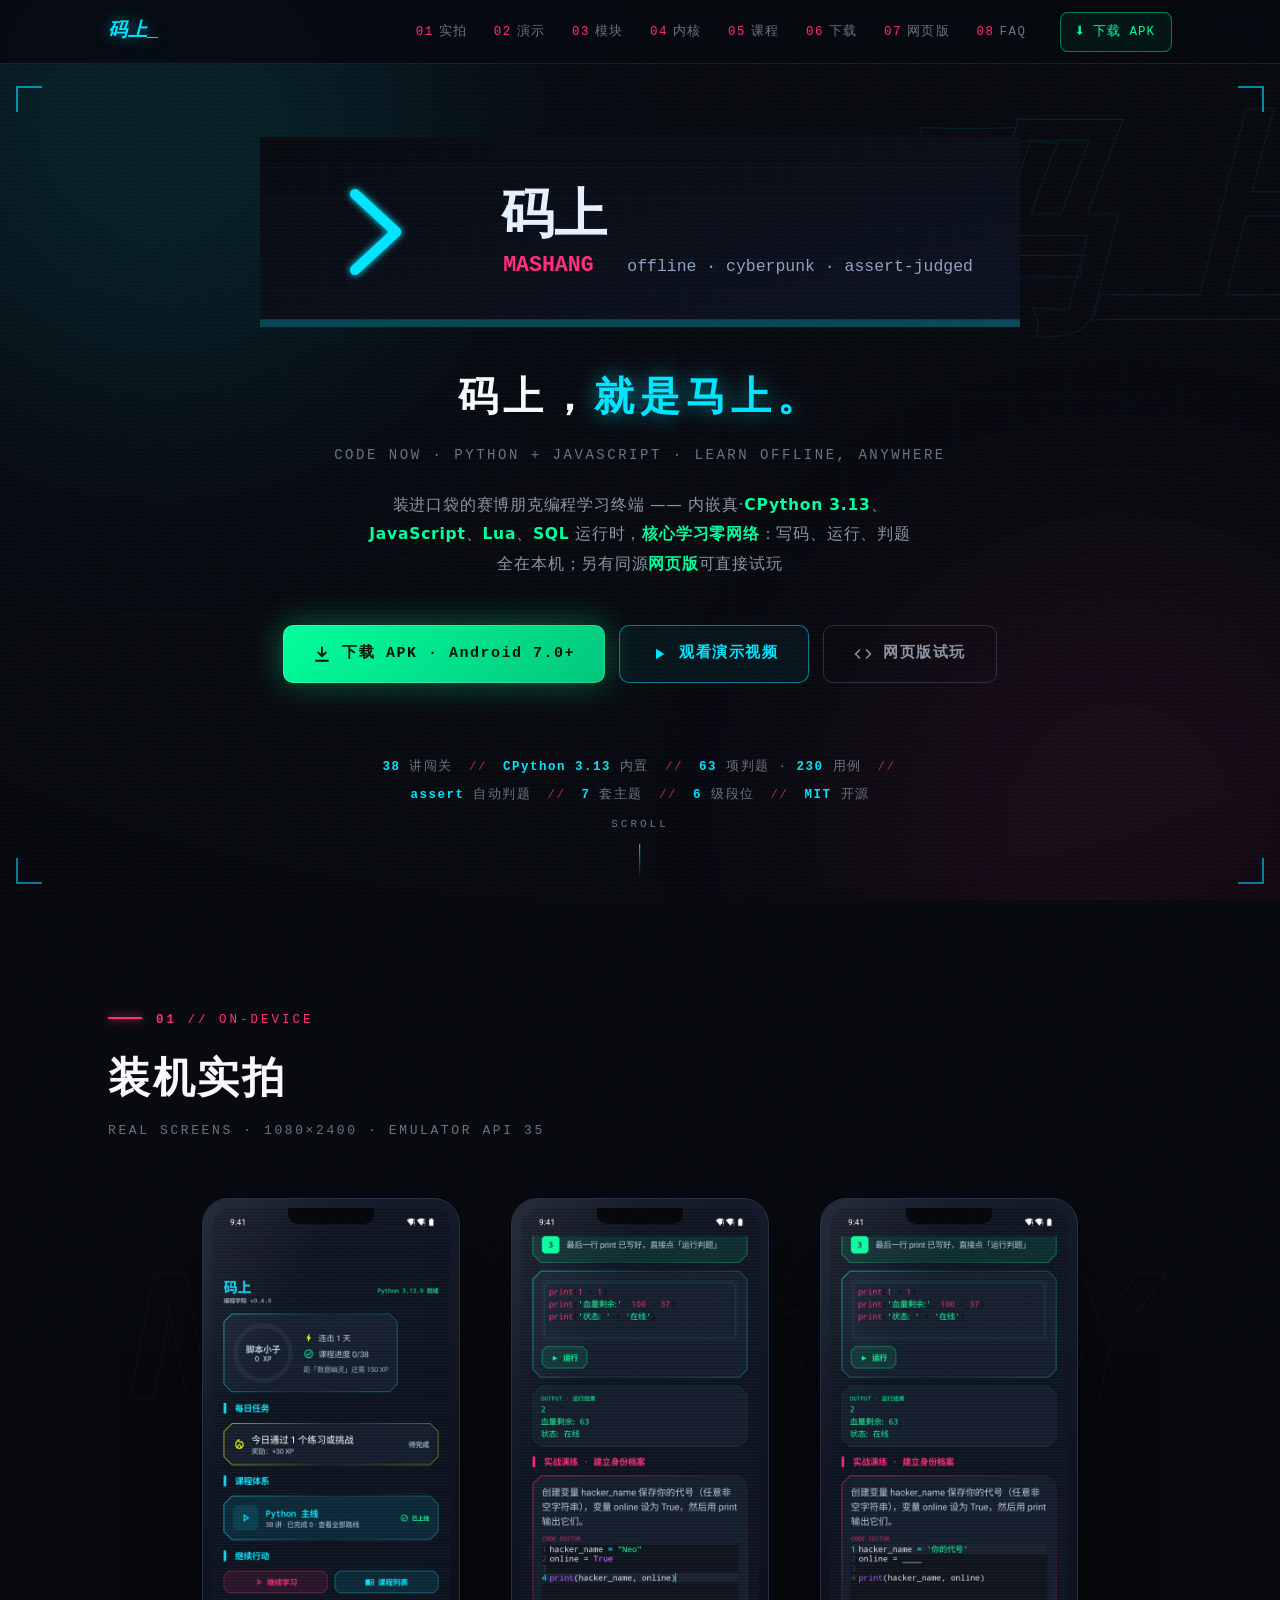
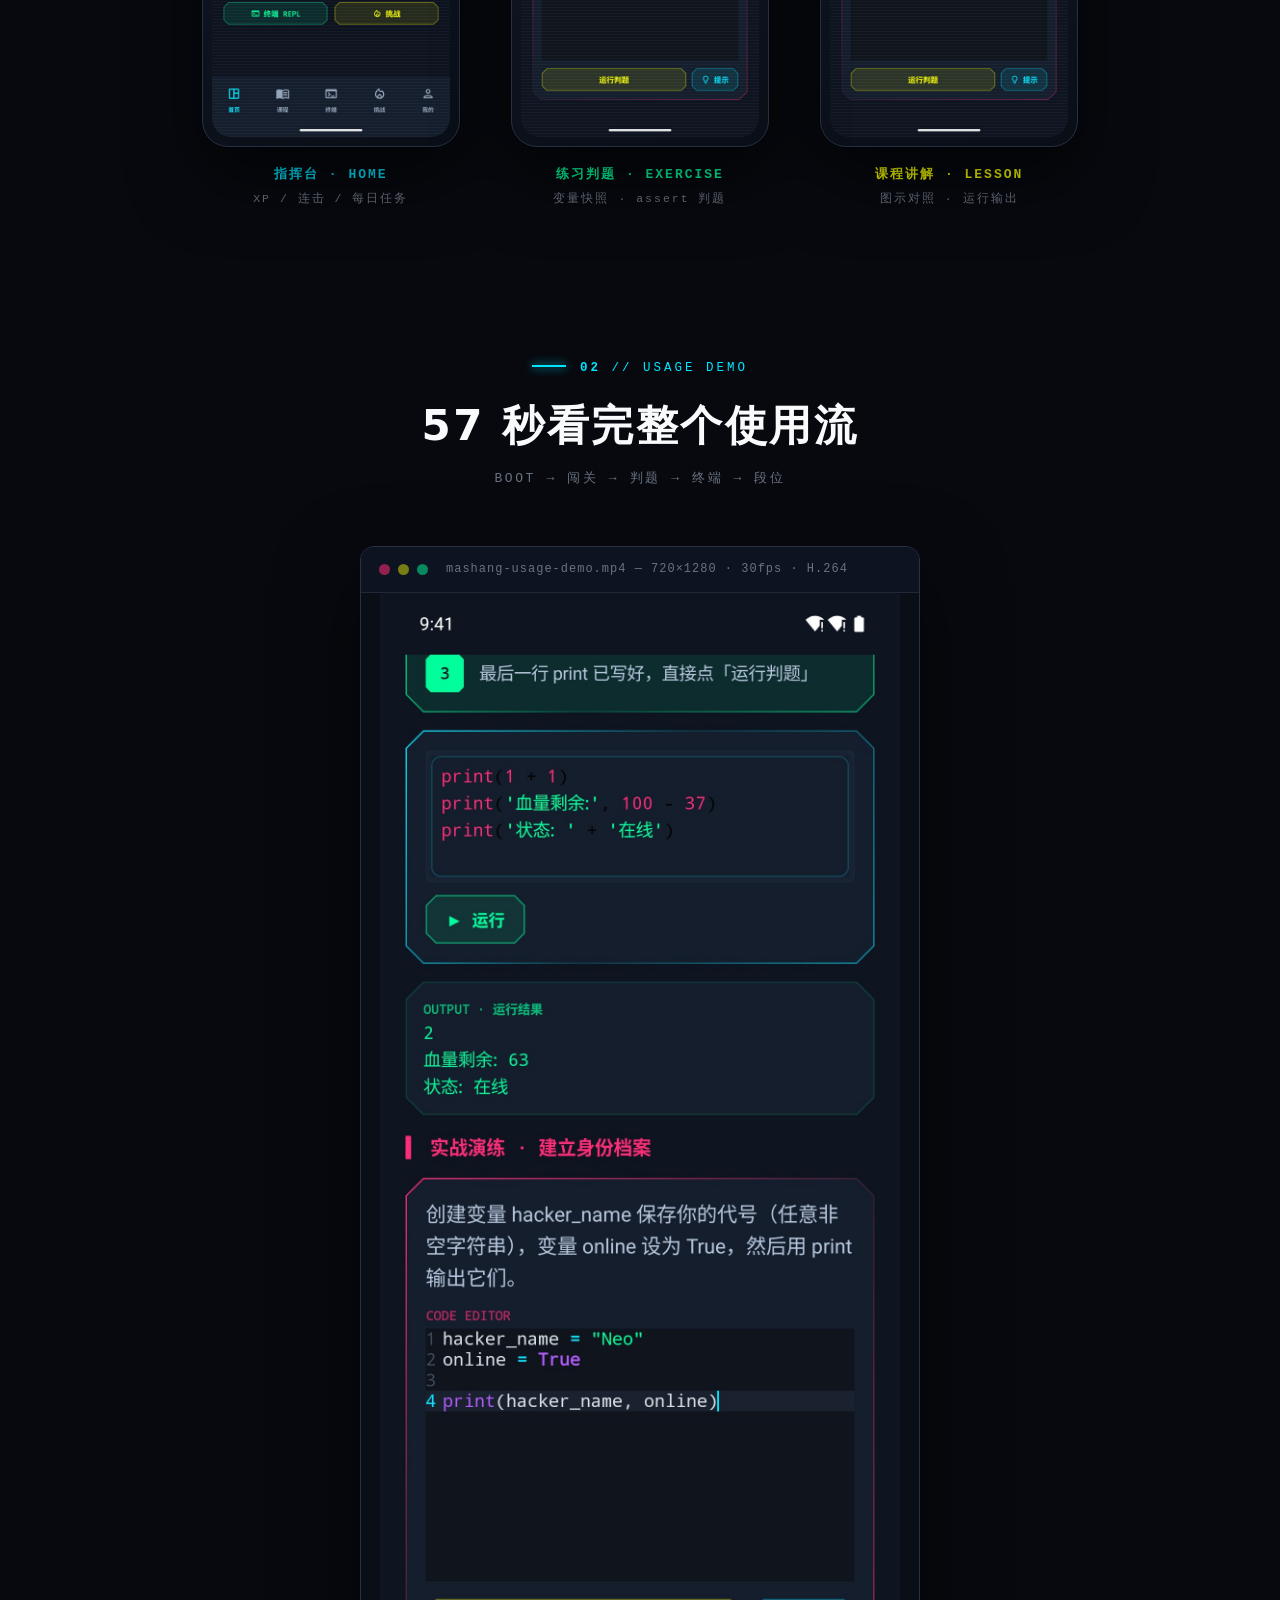
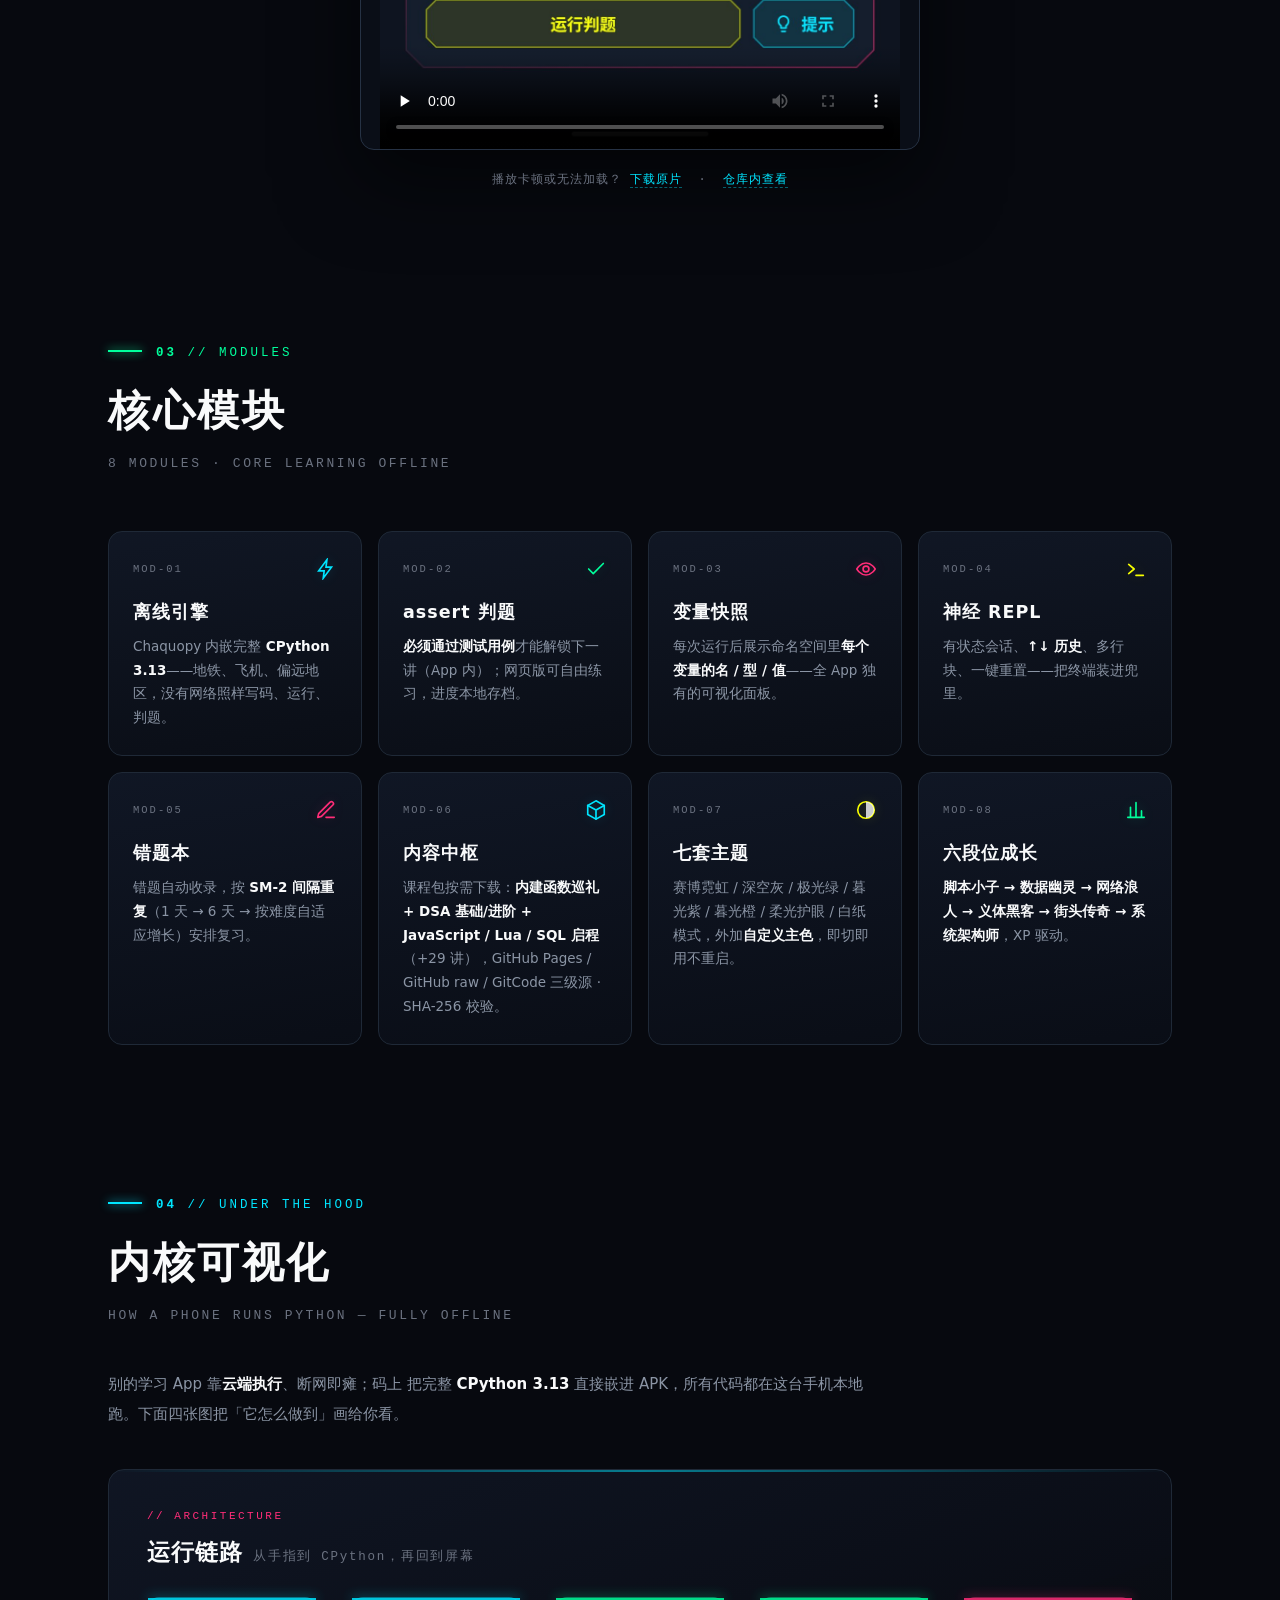
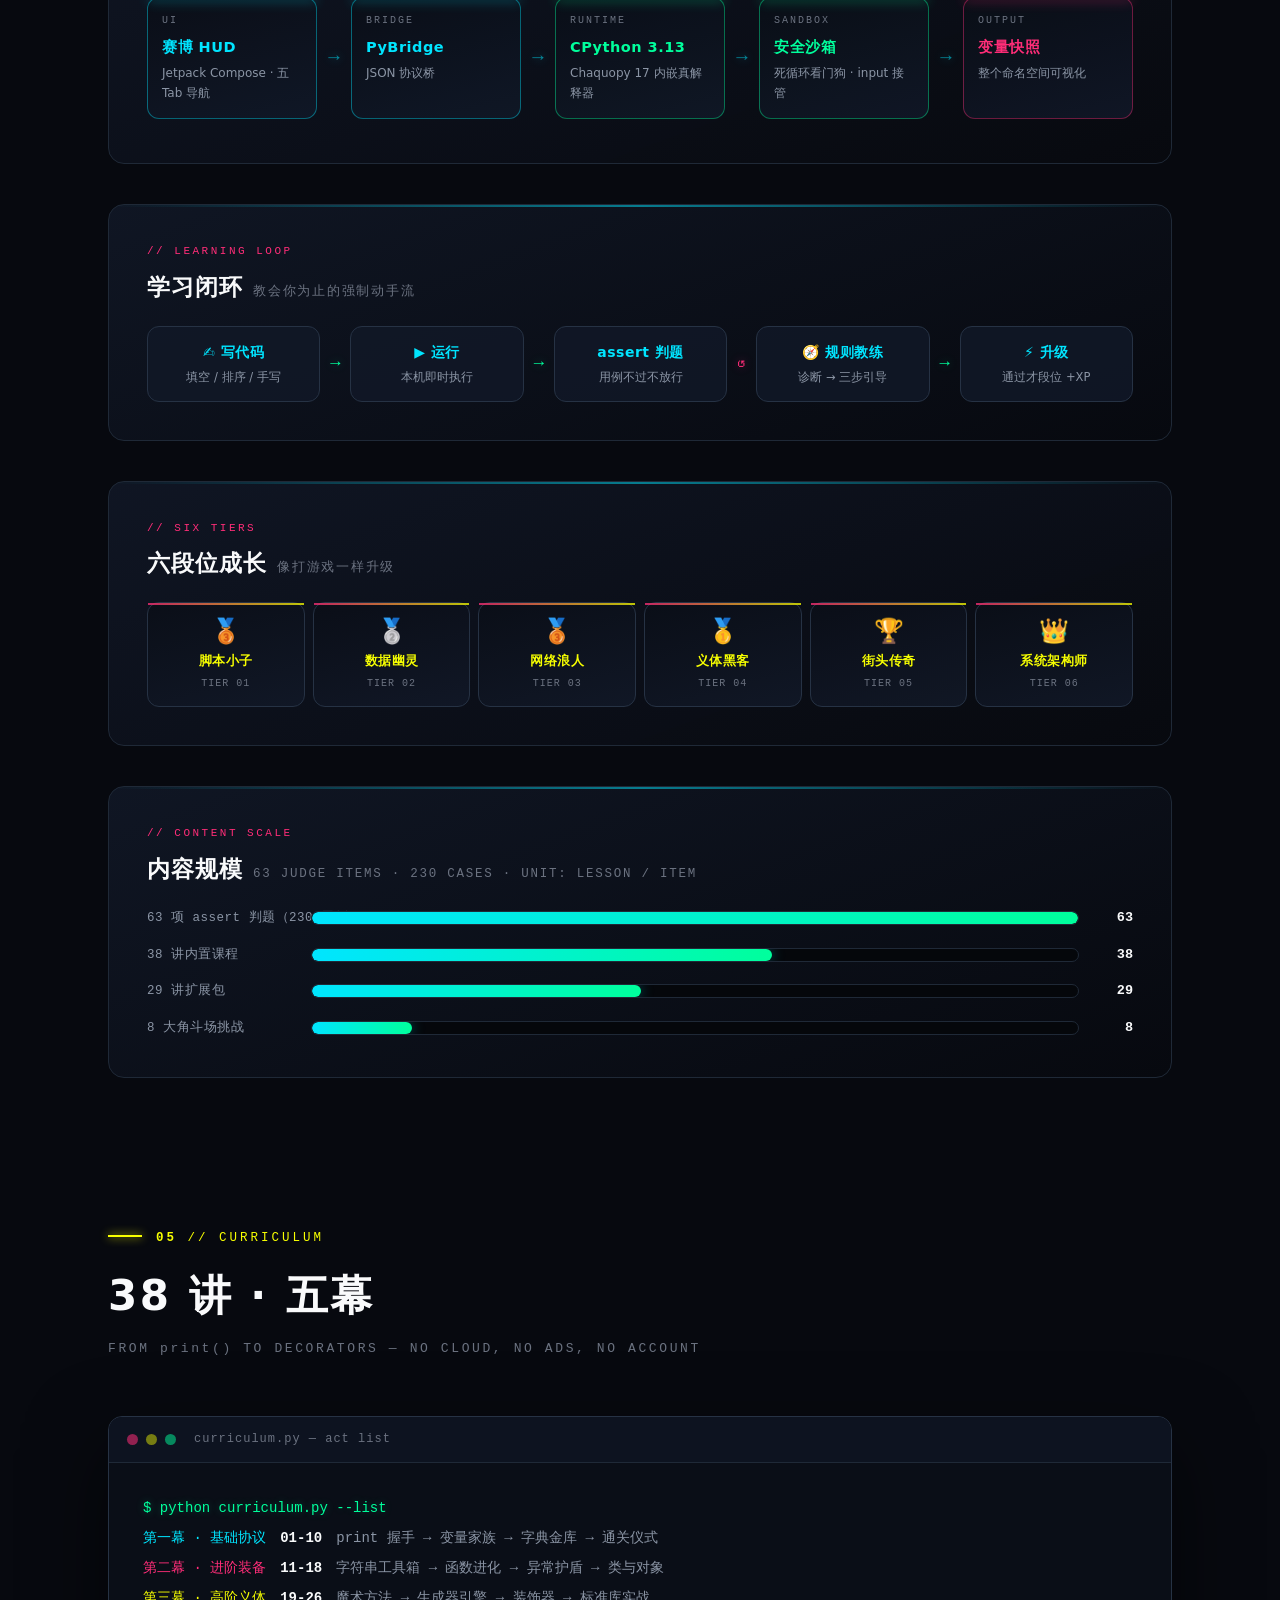
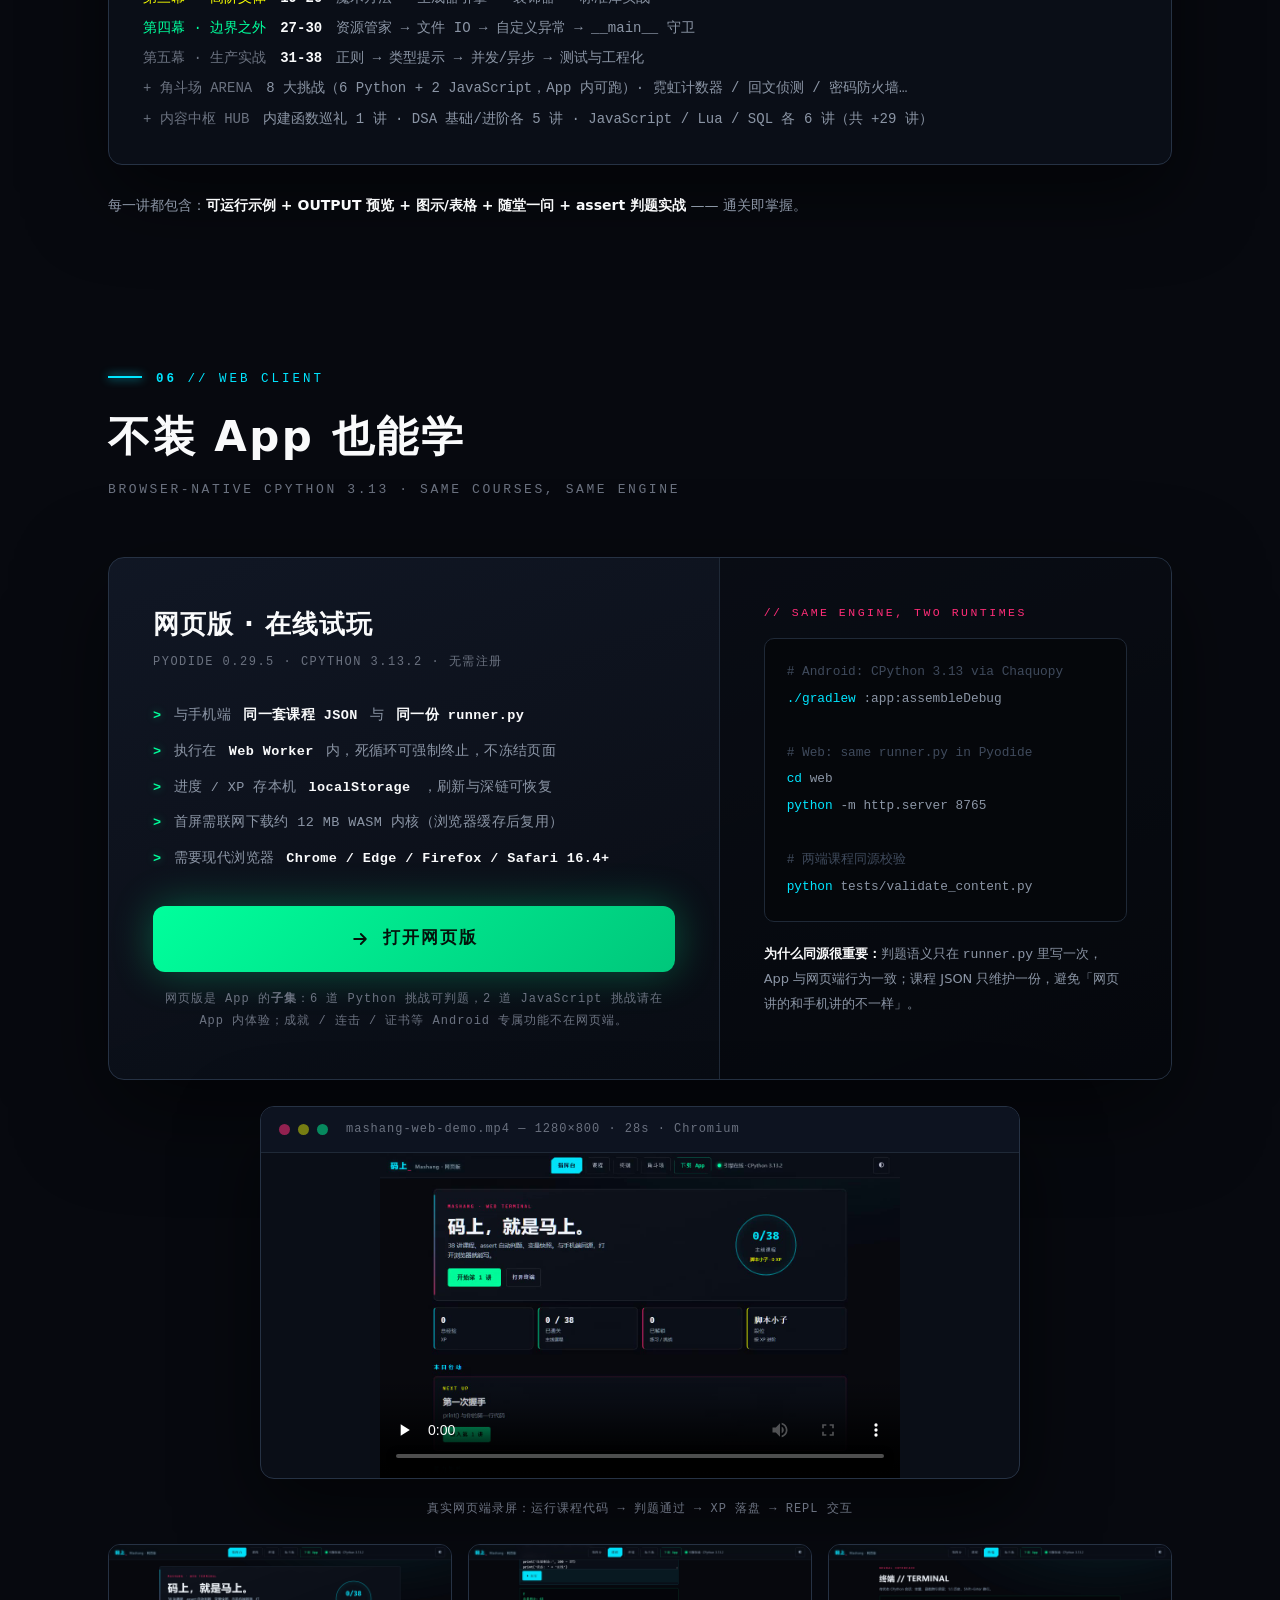
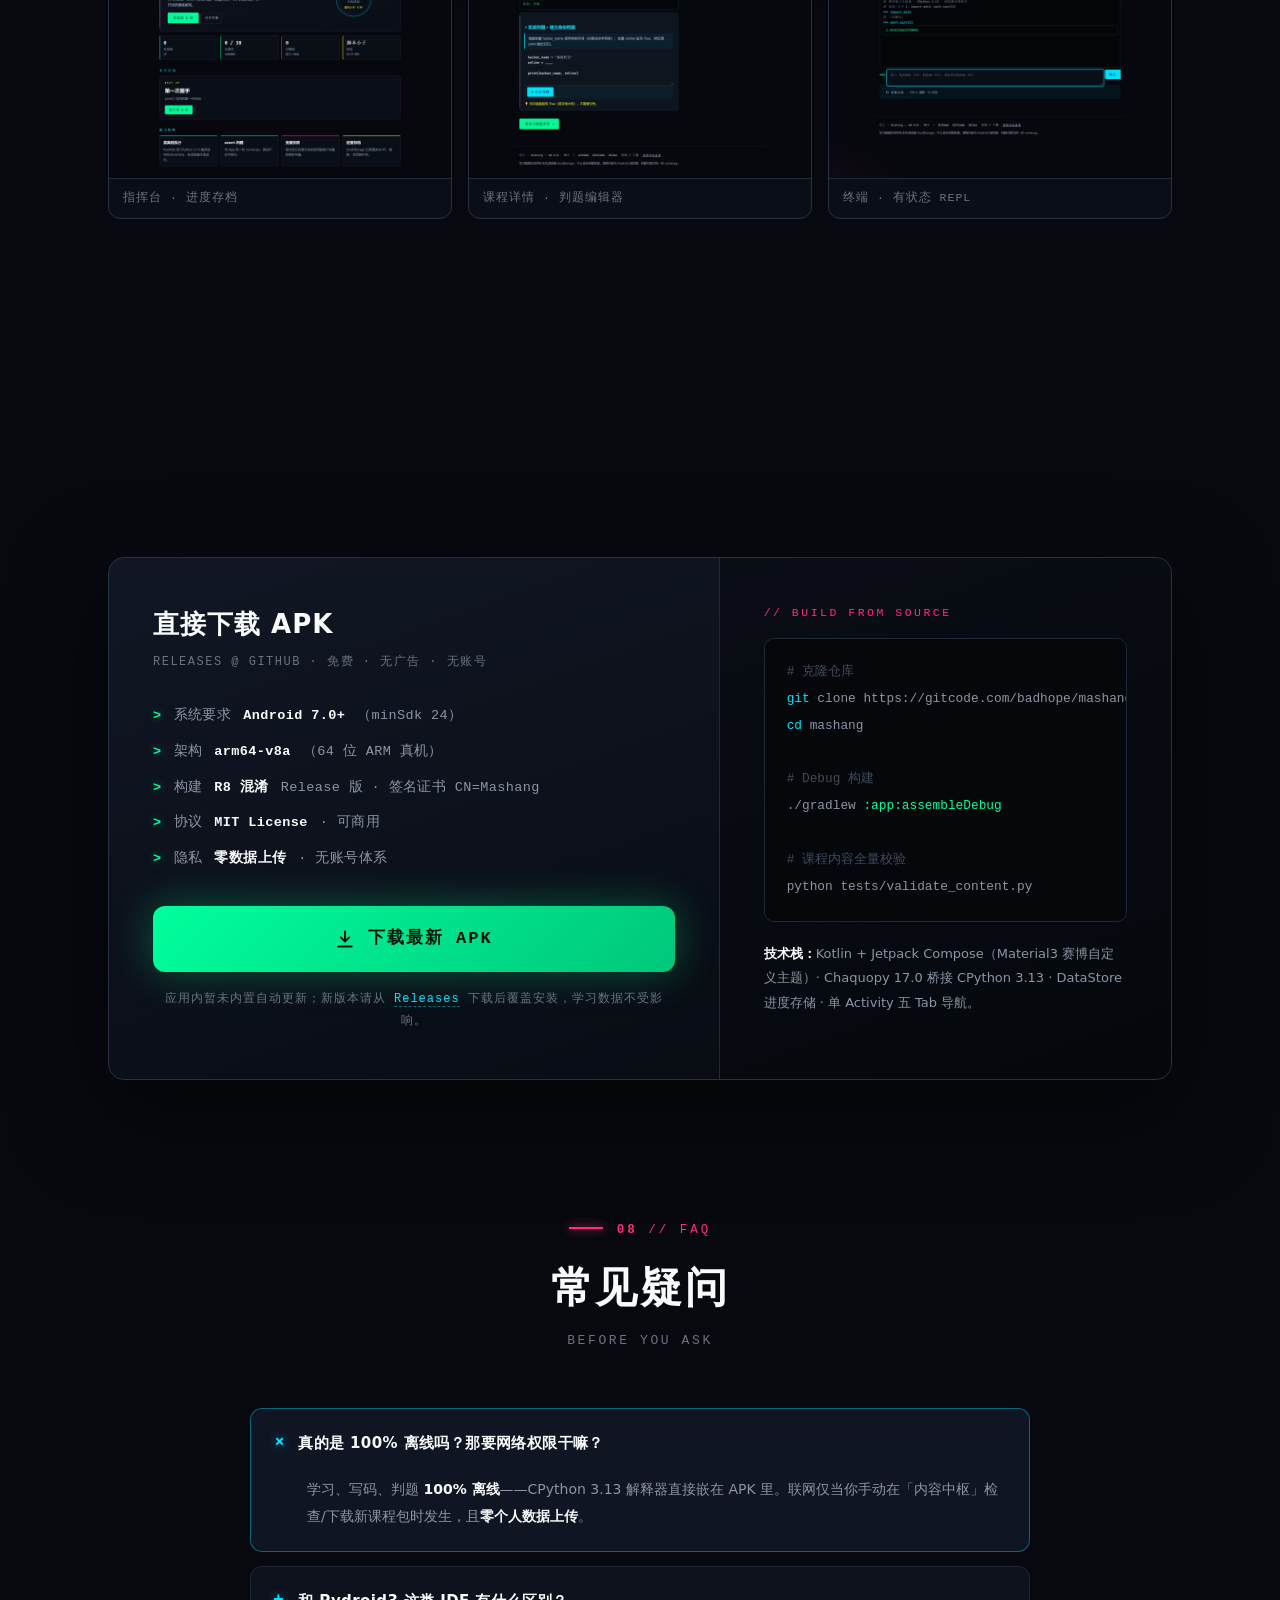
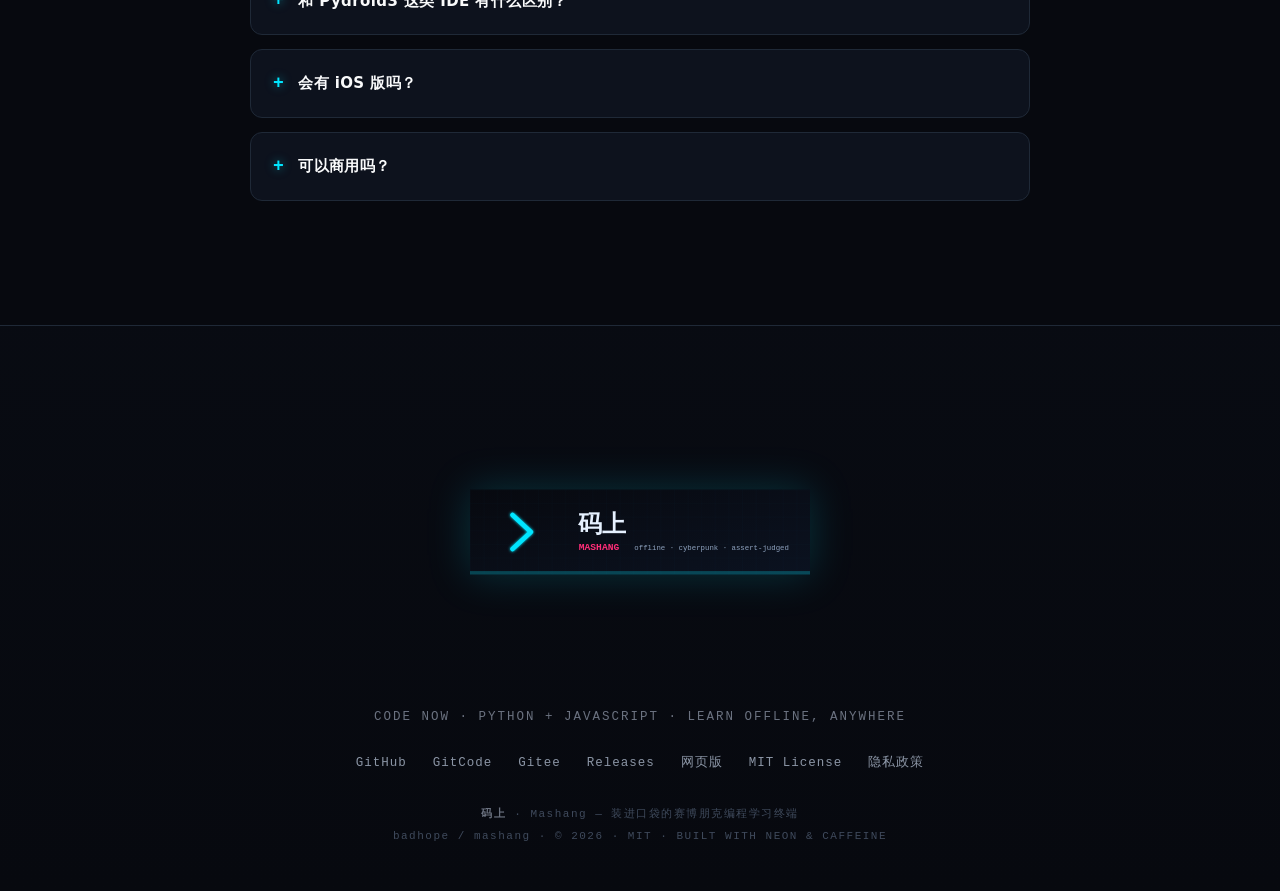
<file: docs/index.html>
<!DOCTYPE html>
<html lang="zh-CN">
<head>
<meta charset="UTF-8">
<meta name="viewport" content="width=device-width, initial-scale=1.0, viewport-fit=cover">
<title>码上 · Mashang — 装进口袋的赛博朋克编程学习终端</title>
<meta name="description" content="码上 · Mashang：内嵌真实语言运行时的离线编程学习终端。38 讲闯关、assert 自动判题、变量可视化、六段位成长。Android 7.0+ 免费下载，MIT 开源。">
<meta name="theme-color" content="#07090F">
<meta name="author" content="badhope">
<link rel="canonical" href="https://badhope.github.io/mashang/">
<meta property="og:type" content="website">
<meta property="og:site_name" content="码上 · Mashang">
<meta property="og:title" content="码上 · Mashang — 装进口袋的赛博朋克编程学习终端">
<meta property="og:description" content="内嵌 CPython 3.13、JavaScript、Lua、SQL 四个运行时的离线编程学习终端：38 讲闯关、assert 判题、变量快照、六段位成长。Android 7.0+，MIT 开源。">
<meta property="og:url" content="https://badhope.github.io/mashang/">
<meta property="og:image" content="https://badhope.github.io/mashang/assets/og.jpg">
<meta property="og:image:width" content="1200">
<meta property="og:image:height" content="630">
<meta name="twitter:card" content="summary_large_image">
<meta name="twitter:title" content="码上 · Mashang — 离线编程学习终端">
<meta name="twitter:description" content="CPython 3.13 装进口袋：38 讲课程 + assert 判题 + 变量快照，全离线。">
<meta name="twitter:image" content="https://badhope.github.io/mashang/assets/og.jpg">
<script type="application/ld+json">
{"@context":"https://schema.org","@type":"SoftwareApplication","name":"码上 Mashang","operatingSystem":"Android 7.0+","applicationCategory":"EducationalApplication","offers":{"@type":"Offer","price":"0","priceCurrency":"CNY"},"license":"https://opensource.org/licenses/MIT","downloadUrl":"https://github.com/badhope/mashang/releases/latest","codeRepository":"https://github.com/badhope/mashang","description":"内嵌 CPython 3.13、JavaScript、Lua、SQL 四个运行时的离线编程学习终端，38 讲课程、assert 自动判题、变量快照与六段位成长。"}
</script>
<link rel="icon" href="data:image/svg+xml,%3Csvg xmlns='http://www.w3.org/2000/svg' viewBox='0 0 32 32'%3E%3Crect width='32' height='32' rx='6' fill='%2307090F'/%3E%3Ctext x='16' y='21' font-family='monospace' font-size='13' font-weight='700' fill='%2300E5FF' text-anchor='middle'%3E%E7%A0%81%3C/text%3E%3Crect x='6' y='25' width='20' height='2.5' fill='%2300FF9C'/%3E%3C/svg%3E">
<style>
:root{
  --bg0:#07090F; --bg1:#0A0E17; --card:#111827; --line:#1F2937; --line2:#263244;
  --cyan:#00E5FF; --green:#00FF9C; --mag:#FF2D78; --yel:#F7FF00;
  --dim:#6B7280; --dim2:#8B95A5; --hi:#F9FAFB;
  --mono:'JetBrains Mono','SF Mono','Cascadia Code','Fira Code',Consolas,'Courier New',monospace;
  --sans:'PingFang SC','HarmonyOS Sans SC','MiSans','Microsoft YaHei','Noto Sans SC',system-ui,sans-serif;
  --ease:cubic-bezier(.22,.68,.26,1);
  --nav-h:64px;
}
*{margin:0;padding:0;box-sizing:border-box;-webkit-tap-highlight-color:transparent}
html{scroll-behavior:smooth;overflow-x:clip}
body{background:var(--bg0);color:var(--hi);font-family:var(--sans);overflow-x:clip;
  -webkit-font-smoothing:antialiased;line-height:1.6;width:100%}
img,video,svg{max-width:100%}
::selection{background:rgba(0,229,255,.28);color:#fff}
::-webkit-scrollbar{width:10px;height:8px}
::-webkit-scrollbar-track{background:var(--bg0)}
::-webkit-scrollbar-thumb{background:#1c2636;border-radius:5px;border:2px solid var(--bg0)}
::-webkit-scrollbar-thumb:hover{background:#2a3a52}
a{color:inherit;text-decoration:none}
button{font-family:inherit}
.wrap{width:100%;max-width:1120px;margin-inline:auto;padding-inline:clamp(18px,4.5vw,28px)}
.mono{font-family:var(--mono)}

/* ===== global fx ===== */
#scan{position:fixed;inset:0;pointer-events:none;z-index:98;
  background:repeating-linear-gradient(0deg,rgba(255,255,255,.018) 0 1px,transparent 1px 4px);}
#vig{position:fixed;inset:0;pointer-events:none;z-index:97;
  background:radial-gradient(130% 100% at 50% 40%,transparent 60%,rgba(0,0,0,.5) 100%);}
#noise{position:fixed;inset:-50%;width:200%;height:200%;pointer-events:none;z-index:96;opacity:.05;
  background-image:url("data:image/svg+xml,%3Csvg xmlns='http://www.w3.org/2000/svg' width='120' height='120'%3E%3Cfilter id='n'%3E%3CfeTurbulence type='fractalNoise' baseFrequency='0.9' numOctaves='2'/%3E%3C/filter%3E%3Crect width='120' height='120' filter='url(%23n)' opacity='.5'/%3E%3C/svg%3E");
  animation:grain 9s steps(6) infinite}
@keyframes grain{0%,100%{transform:translate(0,0)}20%{transform:translate(-3%,2%)}40%{transform:translate(2%,-3%)}60%{transform:translate(-2%,-2%)}80%{transform:translate(3%,3%)}}

/* scroll progress */
#prog{position:fixed;top:0;left:0;height:2px;width:100%;z-index:101;transform-origin:0 50%;
  transform:scaleX(0);background:linear-gradient(90deg,var(--cyan),var(--green),var(--yel));
  box-shadow:0 0 12px rgba(0,229,255,.6);pointer-events:none}

/* reveal */
.rv{opacity:0;transform:translateY(34px);transition:opacity .8s var(--ease),transform .8s var(--ease)}
.rv.in{opacity:1;transform:none}

/* back to top */
#totop{position:fixed;right:18px;bottom:22px;z-index:99;width:46px;height:46px;border-radius:12px;
  display:flex;align-items:center;justify-content:center;cursor:pointer;
  color:var(--cyan);border:1px solid rgba(0,229,255,.45);background:rgba(7,9,15,.85);
  backdrop-filter:blur(10px);-webkit-backdrop-filter:blur(10px);
  opacity:0;visibility:hidden;transform:translateY(14px);
  transition:opacity .35s,visibility .35s,transform .35s,box-shadow .25s}
#totop.show{opacity:1;visibility:visible;transform:none}
#totop:hover{box-shadow:0 0 24px rgba(0,229,255,.35)}
#totop:active{transform:scale(.92)}
#totop svg{width:20px;height:20px}

/* ===== nav ===== */
nav{position:fixed;top:0;left:0;right:0;z-index:100;height:var(--nav-h);
  background:rgba(7,9,15,.82);backdrop-filter:blur(14px);-webkit-backdrop-filter:blur(14px);
  border-bottom:1px solid rgba(31,41,55,.7);transition:background .3s,box-shadow .3s}
nav.scrolled{background:rgba(7,9,15,.94);box-shadow:0 8px 30px rgba(0,0,0,.45)}
nav .wrap{height:100%;display:flex;align-items:center;gap:34px}
.nav-logo{font-family:var(--mono);font-weight:800;font-size:19px;color:var(--cyan);
  text-shadow:0 0 14px rgba(0,229,255,.5);letter-spacing:1px;font-style:italic;flex:none}
.nav-logo b{color:var(--hi);font-style:normal}
.nav-links{display:flex;gap:26px;margin-left:auto}
.nav-links a{font-family:var(--mono);font-size:12.5px;color:var(--dim);letter-spacing:1.5px;transition:color .25s}
.nav-links a:hover{color:var(--cyan);text-shadow:0 0 10px rgba(0,229,255,.5)}
.nav-links a i{color:var(--mag);font-style:normal;margin-right:5px}
.nav-cta{font-family:var(--mono);font-size:12.5px;letter-spacing:1px;color:var(--green);
  border:1px solid rgba(0,255,156,.45);padding:9px 16px;border-radius:8px;background:rgba(0,255,156,.06);
  transition:all .25s;white-space:nowrap;flex:none}
.nav-cta:hover{background:rgba(0,255,156,.16);box-shadow:0 0 22px rgba(0,255,156,.25)}
.nav-cta:active{transform:scale(.96)}
.nav-toggle{display:none;width:42px;height:42px;margin-left:auto;align-items:center;justify-content:center;
  background:transparent;border:1px solid var(--line2);border-radius:8px;color:var(--cyan);
  font-size:18px;cursor:pointer;flex:none}
.skip{position:absolute;left:-9999px;top:0;z-index:200;background:var(--cyan);color:#04121a;
  padding:10px 16px;font-weight:700;border-radius:0 0 8px 0}
.skip:focus{left:0}
.glitch-wrap{display:block;text-align:center}
.glitch-wrap svg{display:block;width:min(760px,92vw);height:auto;margin:0 auto}
.sr-only{position:absolute;width:1px;height:1px;padding:0;margin:-1px;overflow:hidden;
  clip:rect(0,0,0,0);white-space:nowrap;border:0}
@media(max-width:860px){
  .nav-toggle{display:inline-flex}
  .nav-links{display:none;position:absolute;top:var(--nav-h);left:0;right:0;
    flex-direction:column;gap:0;margin:0;padding:8px 18px 14px;
    background:rgba(7,9,15,.97);border-bottom:1px solid var(--line2)}
  .nav-links.open{display:flex}
  .nav-links a{padding:12px 4px;border-bottom:1px solid rgba(38,50,68,.6);font-size:13px}
  .nav-links a:last-child{border-bottom:none}
  .nav-cta{margin-left:10px;padding:8px 14px;font-size:12px}
  nav .wrap{gap:10px}
  .bar-row{grid-template-columns:1fr auto;gap:6px 12px}
  .bar-row .bl{white-space:normal;grid-column:1/-1}
  .bar-track{grid-column:1/2}
  .bar-row .bv{grid-column:2/3;grid-row:2/3}
  .bar-row .bl{grid-row:1/2}
}

/* ===== hero ===== */
#hero{min-height:100vh;min-height:100svh;position:relative;display:flex;flex-direction:column;
  justify-content:center;padding:calc(var(--nav-h) + 54px) 0 76px;overflow:clip}
#hero .glow-a,#hero .glow-b{position:absolute;border-radius:50%;filter:blur(120px);pointer-events:none;will-change:transform}
#hero .glow-a{width:560px;height:560px;background:rgba(0,229,255,.10);top:-160px;left:-120px}
#hero .glow-b{width:520px;height:520px;background:rgba(255,45,120,.08);bottom:-180px;right:-100px}
.gridbg{position:absolute;inset:0;pointer-events:none;opacity:.5;
  background:linear-gradient(rgba(0,229,255,.045) 1px,transparent 1px),
             linear-gradient(90deg,rgba(0,229,255,.045) 1px,transparent 1px);
  background-size:56px 56px;
  -webkit-mask-image:radial-gradient(75% 62% at 50% 42%,#000 30%,transparent 100%);
          mask-image:radial-gradient(75% 62% at 50% 42%,#000 30%,transparent 100%)}
.wm{position:absolute;right:-40px;top:16%;font-family:var(--mono);font-weight:800;font-style:italic;
  font-size:clamp(120px,18vw,230px);line-height:.9;color:transparent;
  -webkit-text-stroke:1px rgba(0,229,255,.10);pointer-events:none;user-select:none;letter-spacing:-4px}
.corner{position:absolute;width:26px;height:26px;pointer-events:none;opacity:.6;z-index:2}
.corner.tl{top:calc(var(--nav-h) + 22px);left:16px;border-top:2px solid var(--cyan);border-left:2px solid var(--cyan)}
.corner.tr{top:calc(var(--nav-h) + 22px);right:16px;border-top:2px solid var(--cyan);border-right:2px solid var(--cyan)}
.corner.bl{bottom:16px;left:16px;border-bottom:2px solid var(--cyan);border-left:2px solid var(--cyan)}
.corner.br{bottom:16px;right:16px;border-bottom:2px solid var(--cyan);border-right:2px solid var(--cyan)}

#boot{position:absolute;top:calc(var(--nav-h) + 30px);left:clamp(40px,6vw,80px);
  font-family:var(--mono);font-size:12px;line-height:2;
  color:rgba(0,255,156,.85);text-shadow:0 0 8px rgba(0,255,156,.35);pointer-events:none}
#boot .c{color:var(--dim);text-shadow:none}
#boot .caret{display:inline-block;width:7px;height:13px;background:var(--green);vertical-align:-2px;
  animation:blink 1s steps(1) infinite;box-shadow:0 0 8px var(--green)}
@keyframes blink{50%{opacity:0}}
@media(max-width:1500px){#boot{display:none}}
@media(max-width:1020px){.wm{opacity:.45}}

.hero-inner{position:relative;text-align:center;z-index:2;width:100%}
.hero-logo{width:min(620px,88vw);margin:0 auto 8px;display:block;
  filter:drop-shadow(0 0 34px rgba(0,229,255,.28))}
.glitch-wrap{position:relative;display:inline-block;max-width:100%;animation:glitchshift 7s infinite}
@keyframes glitchshift{
  0%,91%,94.5%,100%{transform:none;filter:none}
  92%{transform:translate(-2px,1px) skewX(-1.2deg);filter:hue-rotate(18deg)}
  93%{transform:translate(2px,-1px)}
  93.6%{transform:translate(-1px,0) skewX(.8deg)}
}
.hero-tag{margin-top:30px;font-size:clamp(24px,5.4vw,40px);font-weight:900;letter-spacing:.14em}
.hero-tag em{font-style:normal;color:var(--cyan);text-shadow:0 0 22px rgba(0,229,255,.55)}
.hero-tag-en{margin-top:14px;font-family:var(--mono);font-size:clamp(10.5px,2.6vw,14px);
  color:var(--dim);letter-spacing:.18em;line-height:1.9;max-width:640px;margin-inline:auto}
.hero-sub{margin-top:22px;font-size:clamp(13.5px,3.2vw,15.5px);color:var(--dim2);letter-spacing:.05em;
  max-width:560px;margin-inline:auto;line-height:1.9;padding-inline:2px}
.hero-sub b{color:var(--green);font-weight:600}
.hero-cta{margin-top:clamp(30px,6vw,46px);display:flex;gap:14px;justify-content:center;
  align-items:stretch;flex-wrap:wrap;padding-inline:4px}
.btn{display:inline-flex;align-items:center;justify-content:center;gap:11px;font-family:var(--mono);
  font-weight:700;font-size:clamp(13.5px,3vw,15px);letter-spacing:.1em;padding:16px 30px;
  border-radius:10px;transition:transform .3s var(--ease),box-shadow .3s,background .25s,border-color .25s;
  position:relative;user-select:none;min-height:52px}
.btn svg{width:18px;height:18px;flex:none}
.btn:active{transform:scale(.97)!important}
.btn-primary{color:#04130b;background:linear-gradient(135deg,var(--green),#00c77b);
  box-shadow:0 0 34px rgba(0,255,156,.35),inset 0 0 0 1px rgba(255,255,255,.18)}
.btn-primary:hover{transform:translateY(-2px);box-shadow:0 6px 48px rgba(0,255,156,.5)}
.btn-ghost{color:var(--cyan);border:1px solid rgba(0,229,255,.5);background:rgba(0,229,255,.05)}
.btn-ghost:hover{background:rgba(0,229,255,.13);box-shadow:0 0 28px rgba(0,229,255,.28);transform:translateY(-2px)}
.btn-dim{color:var(--dim2);border:1px solid var(--line2);background:transparent}
.btn-dim:hover{color:var(--hi);border-color:var(--dim);transform:translateY(-2px)}
@media(max-width:560px){
  .hero-cta{flex-direction:column;align-items:center}
  .hero-cta .btn{width:min(100%,330px)}
}
.hero-stats{margin-top:clamp(44px,8vw,74px);display:flex;justify-content:center;flex-wrap:wrap;
  gap:8px 14px;max-width:640px;margin-inline:auto;
  font-family:var(--mono);font-size:clamp(10.5px,2.6vw,12.5px);color:var(--dim);letter-spacing:.12em}
.hero-stats span{white-space:nowrap}
.hero-stats span b{color:var(--cyan);font-weight:700}
.hero-stats .sep{color:rgba(255,45,120,.7);margin:0 2px}
.scroll-hint{position:absolute;bottom:22px;left:50%;transform:translateX(-50%);
  font-family:var(--mono);font-size:11px;color:var(--dim);letter-spacing:3px;text-align:center}
.scroll-hint::after{content:"";display:block;width:1px;height:34px;margin:10px auto 0;
  background:linear-gradient(var(--cyan),transparent);animation:drip 1.8s infinite}
@keyframes drip{0%{transform:scaleY(0);transform-origin:top}55%{transform:scaleY(1);transform-origin:top}56%{transform-origin:bottom}100%{transform:scaleY(0);transform-origin:bottom}}

/* ===== sections ===== */
section{padding:clamp(70px,11vw,110px) 0;scroll-margin-top:calc(var(--nav-h) + 28px)}
.sec-head{margin-bottom:clamp(36px,6vw,56px)}
.sec-id{font-family:var(--mono);font-size:12.5px;letter-spacing:3px;margin-bottom:14px}
.sec-id b{font-weight:700}
.sec-id .bar{display:inline-block;width:34px;height:2px;vertical-align:4px;margin-right:14px;
  background:currentColor;box-shadow:0 0 10px currentColor}
h2{font-size:clamp(26px,5.4vw,42px);font-weight:900;letter-spacing:.06em}
h2 small{display:block;font-family:var(--mono);font-size:clamp(10.5px,2.6vw,13px);font-weight:400;
  color:var(--dim);letter-spacing:.2em;margin-top:10px}
.sec-cyan{color:var(--cyan)} .sec-mag{color:var(--mag)} .sec-green{color:var(--green)} .sec-yel{color:var(--yel)}

/* ---- phones ---- */
#shots{position:relative;overflow:clip}
#shots .wm2{position:absolute;left:50%;top:44%;transform:translate(-50%,-50%);
  font-family:var(--mono);font-weight:800;font-style:italic;font-size:clamp(90px,15vw,190px);
  color:transparent;-webkit-text-stroke:1px rgba(255,45,120,.09);white-space:nowrap;pointer-events:none}
.phone-row{display:flex;justify-content:center;align-items:flex-end;gap:clamp(18px,4vw,56px);
  perspective:1400px}
.phone{width:min(258px,72vw);flex:none;position:relative;min-width:0;
  transition:transform .55s var(--ease)}
.phone .frame{border-radius:26px;padding:9px;background:linear-gradient(160deg,#141c2b,#0a0e17);
  border:1px solid var(--line2);position:relative;
  box-shadow:0 30px 70px rgba(0,0,0,.6),0 0 0 1px rgba(0,0,0,.5);transition:border-color .4s,box-shadow .4s}
.phone .frame::after{content:"";position:absolute;inset:0;border-radius:26px;pointer-events:none;
  background:linear-gradient(115deg,rgba(255,255,255,.07) 0%,transparent 28%)}
.phone .screen{border-radius:19px;overflow:hidden;position:relative;background:#07090F}
.phone .screen img{display:block;width:100%;height:auto}
.phone .screen::before{content:"";position:absolute;inset:0;z-index:2;pointer-events:none;
  background:repeating-linear-gradient(0deg,rgba(255,255,255,.03) 0 1px,transparent 1px 3px)}
.phone .notch{position:absolute;top:9px;left:50%;transform:translateX(-50%);width:86px;height:16px;
  background:#05070B;border-radius:0 0 10px 10px;z-index:3}
.phone-cap{margin-top:18px;text-align:center;font-family:var(--mono);font-size:11.5px;
  letter-spacing:2px;color:var(--dim)}
.phone-cap b{display:block;font-size:13px;margin-bottom:4px;letter-spacing:2px}
.p1{transform:rotateY(10deg) translateY(26px)}
.p2{transform:translateY(-14px);z-index:2}
.p3{transform:rotateY(-10deg) translateY(26px)}
@media(hover:hover) and (min-width:861px){
  .phone:hover{transform:translateY(-16px) rotateY(0)}
  .phone:hover .frame{border-color:rgba(0,229,255,.55);
    box-shadow:0 34px 80px rgba(0,0,0,.65),0 0 44px rgba(0,229,255,.18)}
}
/* mobile carousel */
@media(max-width:860px){
  .phone-row{flex-wrap:nowrap;overflow-x:auto;justify-content:flex-start;gap:18px;
    scroll-snap-type:x mandatory;-webkit-overflow-scrolling:touch;
    padding:6px 8px 10px;margin-inline:calc(-1 * clamp(18px,4.5vw,28px) + 8px);
    scrollbar-width:none}
  .phone-row::-webkit-scrollbar{display:none}
  .phone{width:min(76vw,290px);scroll-snap-align:center;transform:none!important}
  .phone-cap{white-space:nowrap}
  .carousel-hint{display:flex!important}
}
.carousel-hint{display:none;justify-content:center;align-items:center;gap:12px;margin-top:20px;
  font-family:var(--mono);font-size:11px;color:var(--dim);letter-spacing:2.5px}
.carousel-hint .line{width:44px;height:1px;background:linear-gradient(90deg,transparent,rgba(0,229,255,.55),transparent)}

/* ---- video ---- */
.term{border:1px solid var(--line2);border-radius:14px;overflow:hidden;background:var(--bg1);
  box-shadow:0 30px 80px rgba(0,0,0,.55);min-width:0}
.term-bar{display:flex;align-items:center;gap:8px;padding:13px 18px;background:#0d1320;
  border-bottom:1px solid var(--line);min-width:0}
.term-bar i{width:11px;height:11px;border-radius:50%;background:#1f2937;flex:none}
.term-bar i:nth-child(1){background:rgba(255,45,120,.55)}
.term-bar i:nth-child(2){background:rgba(247,255,0,.45)}
.term-bar i:nth-child(3){background:rgba(0,255,156,.5)}
.term-bar .tt{margin-left:10px;font-family:var(--mono);font-size:12px;color:var(--dim);
  letter-spacing:1px;min-width:0;flex:1;white-space:nowrap;overflow:hidden;text-overflow:ellipsis}
.term video{display:block;width:100%;max-width:520px;margin:0 auto;background:#000}
.demo-wrap{max-width:560px;margin:0 auto}
.demo-note{margin-top:18px;text-align:center;font-family:var(--mono);font-size:12px;
  color:var(--dim);letter-spacing:1px;line-height:2.1;padding-inline:8px}
.demo-note a{color:var(--cyan);border-bottom:1px dashed rgba(0,229,255,.4)}
.demo-note a:hover{text-shadow:0 0 10px rgba(0,229,255,.5)}
@media(max-width:560px){.demo-note{display:flex;flex-direction:column;gap:4px;align-items:center}}

/* ---- modules ---- */
.mods{display:grid;grid-template-columns:repeat(auto-fit,minmax(min(100%,248px),1fr));gap:16px}
.mod{border:1px solid var(--line);border-radius:14px;padding:26px 24px;background:
  linear-gradient(170deg,rgba(17,24,39,.9),rgba(10,14,23,.9));position:relative;overflow:hidden;
  min-width:0;transition:transform .4s var(--ease),border-color .4s,box-shadow .4s}
.mod::before{content:"";position:absolute;top:0;left:0;right:0;height:2px;background:var(--ac,var(--cyan));
  opacity:0;transition:opacity .4s;box-shadow:0 0 14px var(--ac,var(--cyan))}
@media(hover:hover){
  .mod:hover{transform:translateY(-5px);border-color:var(--ac-soft2,var(--line));
    box-shadow:0 18px 44px rgba(0,0,0,.5),0 0 30px var(--ac-soft,transparent)}
  .mod:hover::before{opacity:1}
}
.mod .top{display:flex;align-items:center;justify-content:space-between;margin-bottom:18px}
.mod .top svg{width:22px;height:22px;stroke:var(--ac,var(--cyan));flex:none;
  filter:drop-shadow(0 0 6px var(--ac-soft,rgba(0,229,255,.5)))}
.mod .id{font-family:var(--mono);font-size:10.5px;color:var(--dim);letter-spacing:2px}
.mod h3{font-size:17.5px;font-weight:800;letter-spacing:1px;margin-bottom:9px}
.mod p{font-size:13.5px;color:var(--dim2);line-height:1.75;overflow-wrap:anywhere}
.mod p b{color:var(--hi);font-weight:600}

/* ---- curriculum ---- */
.curr-term{font-family:var(--mono);font-size:clamp(12px,3vw,14px);line-height:2.15;
  padding:clamp(20px,4.5vw,30px) clamp(18px,4vw,34px);color:var(--dim2);min-width:0}
.curr-term .cmd{color:var(--green);text-shadow:0 0 8px rgba(0,255,156,.3)}
.act{display:flex;flex-wrap:wrap;align-items:baseline;column-gap:14px;row-gap:0}
.act .rng{color:var(--hi);font-weight:600}
.act .desc{color:var(--dim2)}
.a1{color:var(--cyan)} .a2{color:var(--mag)} .a3{color:var(--yel)}
.fin{color:var(--green)} .plus{color:var(--dim)}
.curr-term b{color:var(--hi);font-weight:600}
.curr-term .tag{white-space:nowrap}
.curr-chips{display:flex;flex-wrap:wrap;gap:12px;margin-top:26px}
.chip{font-family:var(--mono);font-size:12px;letter-spacing:1.5px;padding:9px 16px;border-radius:8px;
  border:1px solid var(--line2);color:var(--dim2)}
.chip b{margin-right:8px}
.curr-foot{margin-top:26px;font-size:14px;color:var(--dim2);line-height:2}
.curr-foot b{color:var(--hi)}

.web-demo{max-width:760px;margin:26px auto 0}
.web-demo video{display:block;width:100%;height:auto}
.web-shots{display:grid;grid-template-columns:repeat(auto-fit,minmax(min(100%,300px),1fr));gap:16px;margin-top:22px}
.web-shots figure{margin:0;border:1px solid var(--line2);border-radius:12px;overflow:hidden;background:var(--bg1)}
.web-shots img{display:block;width:100%;height:auto}
.web-shots figcaption{padding:10px 14px;font-family:var(--mono);font-size:11.5px;color:var(--dim);
  letter-spacing:1px;border-top:1px solid var(--line)}
@media(max-width:760px){.web-shots{grid-template-columns:1fr}}
/* ---- download ---- */
.dl-card{display:grid;grid-template-columns:minmax(0,1.15fr) minmax(0,.85fr);gap:0;
  border:1px solid var(--line2);border-radius:16px;overflow:hidden;
  background:linear-gradient(160deg,rgba(17,24,39,.9),rgba(7,9,15,.95));
  box-shadow:0 30px 90px rgba(0,0,0,.5)}
@media(max-width:900px){.dl-card{grid-template-columns:minmax(0,1fr)}}
.dl-left{padding:clamp(28px,5vw,46px) clamp(22px,4.5vw,44px);border-right:1px solid var(--line);min-width:0}
@media(max-width:900px){.dl-left{border-right:none;border-bottom:1px solid var(--line)}}
.dl-left h3{font-size:clamp(21px,4.4vw,26px);font-weight:900;letter-spacing:1px;margin-bottom:8px}
.dl-left .sub{font-family:var(--mono);font-size:12px;color:var(--dim);letter-spacing:1.5px;margin-bottom:26px}
.spec{list-style:none;margin-bottom:30px}
.spec li{display:flex;gap:12px;align-items:baseline;font-size:13.5px;color:var(--dim2);
  padding:7px 0;font-family:var(--mono);letter-spacing:.4px;flex-wrap:wrap}
.spec li::before{content:">";color:var(--green);font-weight:700;flex:none;
  text-shadow:0 0 8px rgba(0,255,156,.4)}
.spec li b{color:var(--hi);font-weight:600}
.dl-btn-big{display:flex;align-items:center;justify-content:center;gap:13px;width:100%;
  font-family:var(--mono);font-weight:800;font-size:clamp(14.5px,3.4vw,17px);letter-spacing:2px;
  color:#04130b;padding:19px 12px;border-radius:12px;text-align:center;
  background:linear-gradient(135deg,var(--green),#00c77b);
  box-shadow:0 0 40px rgba(0,255,156,.3);transition:transform .3s var(--ease),box-shadow .3s}
.dl-btn-big:hover{transform:translateY(-3px);box-shadow:0 10px 54px rgba(0,255,156,.45)}
.dl-btn-big:active{transform:scale(.97)}
.dl-btn-big svg{width:20px;height:20px;flex:none}
.dl-alt{margin-top:16px;text-align:center;font-family:var(--mono);font-size:12px;
  color:var(--dim);letter-spacing:1px;line-height:1.9}
.dl-alt a{color:var(--cyan);border-bottom:1px dashed rgba(0,229,255,.4)}
.dl-right{padding:clamp(28px,5vw,46px) clamp(22px,4.5vw,44px);background:rgba(5,7,11,.5);min-width:0}
.dl-right .lbl{font-family:var(--mono);font-size:11.5px;color:var(--mag);letter-spacing:2.5px;margin-bottom:16px}
.codeblk{font-family:var(--mono);font-size:clamp(11.5px,2.9vw,12.8px);line-height:2.1;
  color:var(--dim2);background:#05070B;border:1px solid var(--line);border-radius:10px;
  padding:20px 22px;overflow-x:auto;white-space:pre;scrollbar-width:thin}
.codeblk .c1{color:var(--cyan)} .codeblk .c2{color:var(--green)} .codeblk .cm{color:#3f4a5c}
.dl-right .note{margin-top:20px;font-size:13px;color:var(--dim2);line-height:1.9}
.dl-right .note b{color:var(--hi)}

/* ---- faq ---- */
.faq{max-width:780px;margin:0 auto}
.faq details{border:1px solid var(--line);border-radius:12px;margin-bottom:14px;
  background:rgba(17,24,39,.6);transition:border-color .3s,background .3s;overflow:hidden}
.faq details[open]{border-color:rgba(0,229,255,.4);background:rgba(17,24,39,.85)}
.faq summary{cursor:pointer;list-style:none;padding:19px 22px;font-weight:700;font-size:15px;
  display:flex;align-items:center;gap:14px;letter-spacing:.4px;min-height:52px;user-select:none}
.faq summary::-webkit-details-marker{display:none}
.faq summary::before{content:"+";font-family:var(--mono);color:var(--cyan);font-size:18px;flex:none;
  text-shadow:0 0 10px rgba(0,229,255,.5);transition:transform .3s var(--ease)}
.faq details[open] summary::before{transform:rotate(45deg)}
.faq .ans{padding:0 22px 22px 56px;font-size:14px;color:var(--dim2);line-height:1.9;
  animation:ansIn .45s var(--ease)}
@keyframes ansIn{from{opacity:0;transform:translateY(-8px)}to{opacity:1;transform:none}}
.faq .ans b{color:var(--hi)}

/* ---- footer ---- */
footer{border-top:1px solid var(--line);padding:56px 0 44px;
  background:linear-gradient(rgba(10,14,23,.4),transparent)}
.foot-logo{width:min(340px,80vw);margin-inline:auto;opacity:.92;
  filter:drop-shadow(0 0 20px rgba(0,229,255,.18))}
footer .tag{margin-top:18px;font-family:var(--mono);font-size:clamp(10px,2.6vw,12.5px);
  color:var(--dim);letter-spacing:2px;padding-inline:12px}
.foot-links{display:flex;gap:14px 26px;justify-content:center;margin-top:26px;flex-wrap:wrap;padding-inline:12px}
.foot-links a{font-family:var(--mono);font-size:12.5px;color:var(--dim2);letter-spacing:1px;transition:color .25s}
.foot-links a:hover{color:var(--cyan)}
footer .fine{margin-top:30px;font-family:var(--mono);font-size:11px;color:#3f4a5c;
  letter-spacing:1.5px;line-height:2;padding-inline:12px;overflow-wrap:anywhere}
footer .fine b{color:var(--dim)}
.foot-center{text-align:center}

/* ---- system viz ---- */
.sys-sub{max-width:780px;color:var(--dim2);font-size:clamp(13.5px,3.2vw,15px);line-height:2;margin-top:-14px}
.sys-sub b{color:var(--hi)}
.viz{margin-top:clamp(26px,5vw,40px);border:1px solid var(--line);border-radius:16px;
  background:linear-gradient(160deg,rgba(17,24,39,.85),rgba(7,9,15,.92));
  padding:clamp(22px,4.5vw,38px);position:relative;overflow:hidden;min-width:0}
.viz::after{content:"";position:absolute;top:0;left:0;right:0;height:2px;
  background:linear-gradient(90deg,transparent,rgba(0,229,255,.5),transparent)}
.viz .vtag{font-family:var(--mono);font-size:11px;letter-spacing:2.5px;color:var(--mag);margin-bottom:8px}
.viz h3{font-size:clamp(18px,3.8vw,23px);font-weight:900;letter-spacing:1px;margin-bottom:20px}
.viz h3 small{font-family:var(--mono);font-weight:400;color:var(--dim);
  font-size:clamp(10.5px,2.6vw,12.5px);letter-spacing:.14em;margin-left:10px;display:inline-block}
.flow{display:flex;flex-wrap:wrap;align-items:stretch}
.node{flex:1 1 150px;min-width:0;border:1px solid var(--line2);border-radius:12px;
  padding:15px 14px;background:linear-gradient(165deg,rgba(10,14,23,.92),rgba(17,24,39,.92));
  position:relative;margin:6px 0}
.node::before{content:"";position:absolute;top:0;left:0;right:0;height:2px;background:var(--nc,var(--cyan));
  opacity:.85;box-shadow:0 0 12px var(--nc,var(--cyan))}
.node .ni{font-family:var(--mono);font-size:10px;color:var(--dim);letter-spacing:2px;margin-bottom:7px}
.node .nt{font-size:14.5px;font-weight:800;letter-spacing:.5px;margin-bottom:5px;color:var(--nc,var(--cyan))}
.node .nd{font-size:12px;color:var(--dim2);line-height:1.65}
.node.cyan{--nc:var(--cyan);border-color:rgba(0,229,255,.4)}
.node.green{--nc:var(--green);border-color:rgba(0,255,156,.4)}
.node.mag{--nc:var(--mag);border-color:rgba(255,45,120,.4)}
.arrow{display:flex;align-items:center;justify-content:center;color:rgba(0,229,255,.55);
  font-family:var(--mono);font-size:19px;flex:0 0 34px;text-shadow:0 0 10px rgba(0,229,255,.4)}
@media(max-width:760px){
  .flow{flex-direction:column}
  .arrow{transform:rotate(90deg);flex-basis:auto;height:24px}
}
.loop{display:flex;flex-wrap:wrap;gap:8px;align-items:stretch;justify-content:center}
.lnode{border:1px solid var(--line2);border-radius:12px;padding:14px 16px;
  background:rgba(17,24,39,.85);min-width:126px;flex:1 1 126px;text-align:center;min-width:0}
.lnode .lt{font-weight:800;font-size:14px;color:var(--cyan);letter-spacing:.5px}
.lnode .ld{font-size:11.5px;color:var(--dim2);margin-top:5px}
.larrow{display:flex;align-items:center;color:var(--green);font-family:var(--mono);font-size:17px;
  padding:0 2px;text-shadow:0 0 10px rgba(0,255,156,.4)}
.larrow.back{color:var(--mag);text-shadow:0 0 10px rgba(255,45,120,.4)}
.ladder{display:flex;flex-wrap:wrap;gap:8px}
.tier{flex:1 1 118px;min-width:0;border:1px solid var(--line2);border-radius:12px;padding:16px 10px 14px;
  background:linear-gradient(165deg,rgba(10,14,23,.92),rgba(17,24,39,.92));position:relative;text-align:center}
.tier::before{content:"";position:absolute;top:0;left:0;right:0;height:2px;
  background:linear-gradient(90deg,var(--mag),var(--yel));opacity:.75}
.tier .rk{font-size:24px;line-height:1;margin-bottom:8px}
.tier .tn{font-size:12.5px;font-weight:800;color:var(--yel);letter-spacing:.5px}
.tier .tp{font-family:var(--mono);font-size:10px;color:var(--dim);margin-top:5px;letter-spacing:1px}
.bars{display:flex;flex-direction:column;gap:15px;margin-top:4px}
.bar-row{display:grid;grid-template-columns:minmax(96px,150px) 1fr auto;gap:14px;align-items:center}
.bar-row .bl{font-family:var(--mono);font-size:12.5px;color:var(--dim2);letter-spacing:.5px;white-space:nowrap}
.bar-track{height:14px;border-radius:8px;background:#05070B;border:1px solid var(--line);overflow:hidden;min-width:0}
.bar-fill{height:100%;border-radius:8px;
  background:linear-gradient(90deg,var(--cyan),var(--green));
  box-shadow:0 0 14px rgba(0,229,255,.35);transform-origin:left;animation:barIn 1.1s var(--ease) both}
.bar-row:nth-child(2) .bar-fill{animation-delay:.12s}
.bar-row:nth-child(3) .bar-fill{animation-delay:.24s}
.bar-row:nth-child(4) .bar-fill{animation-delay:.36s}
@keyframes barIn{from{transform:scaleX(0)}to{transform:scaleX(1)}}
.bar-row .bv{font-family:var(--mono);font-size:13.5px;color:var(--hi);font-weight:700;min-width:40px;text-align:right}

/* ===== responsive fine-tuning ===== */
@media(max-width:560px){
  .corner.tl,.corner.tr{top:calc(var(--nav-h) + 12px)}
  .scroll-hint{display:none}
  #hero{padding-bottom:56px}
}
/* ===== reduced motion ===== */
@media (prefers-reduced-motion:reduce){
  html{scroll-behavior:auto}
  *,*::before,*::after{animation-duration:.01ms!important;animation-iteration-count:1!important;
    transition-duration:.01ms!important}
  .rv{opacity:1;transform:none}
}
</style>
</head>
<body>
<a class="skip" href="#hero">跳到主要内容</a>

<div id="noise" aria-hidden="true"></div><div id="scan" aria-hidden="true"></div><div id="vig" aria-hidden="true"></div>
<div id="prog" aria-hidden="true"></div>

<nav id="nav">
  <div class="wrap">
    <a class="nav-logo" href="#hero">码上<span style="color:var(--green)">_</span></a>
    <button class="nav-toggle" id="navToggle" type="button" aria-expanded="false" aria-controls="navLinks" aria-label="打开导航">☰</button>
    <div class="nav-links" id="navLinks">
      <a href="#shots"><i>01</i>实拍</a>
      <a href="#demo"><i>02</i>演示</a>
      <a href="#features"><i>03</i>模块</a>
      <a href="#system"><i>04</i>内核</a>
      <a href="#curriculum"><i>05</i>课程</a>
      <a href="#download"><i>06</i>下载</a>
      <a href="#web"><i>07</i>网页版</a>
      <a href="#faq"><i>08</i>FAQ</a>
    </div>
    <a class="nav-cta" href="https://github.com/badhope/mashang/releases/latest" target="_blank" rel="noopener">⬇ 下载 APK</a>
  </div>
</nav>

<!-- ================= HERO ================= -->
<header id="hero">
  <div class="glow-a" id="glowA"></div><div class="glow-b" id="glowB"></div>
  <div class="gridbg"></div>
  <div class="wm">码上</div>
  <i class="corner tl"></i><i class="corner tr"></i><i class="corner bl"></i><i class="corner br"></i>
  <div id="boot" class="mono"></div>

  <div class="wrap hero-inner">
    <div class="glitch-wrap"><svg xmlns="http://www.w3.org/2000/svg" width="1200" height="300" viewBox="0 0 1200 300">
  <defs>
    <linearGradient id="bg" x1="0" y1="0" x2="1" y2="1">
      <stop offset="0" stop-color="#07090F"/>
      <stop offset="1" stop-color="#0B1220"/>
    </linearGradient>
    <filter id="glowCyan" x="-50%" y="-50%" width="200%" height="200%">
      <feGaussianBlur stdDeviation="6" result="b"/>
      <feMerge><feMergeNode in="b"/><feMergeNode in="SourceGraphic"/></feMerge>
    </filter>
    <filter id="glowGreen" x="-50%" y="-50%" width="200%" height="200%">
      <feGaussianBlur stdDeviation="5" result="b"/>
      <feMerge><feMergeNode in="b"/><feMergeNode in="SourceGraphic"/></feMerge>
    </filter>
    <pattern id="grid" width="48" height="48" patternUnits="userSpaceOnUse">
      <path d="M48 0H0V48" fill="none" stroke="#00E5FF" stroke-opacity="0.07"/>
    </pattern>
  </defs>

  <rect width="1200" height="300" fill="url(#bg)"/>
  <rect width="1200" height="300" fill="url(#grid)"/>

  <g filter="url(#glowCyan)">
    <path d="M150 90 L215 150 L150 210" fill="none" stroke="#00E5FF" stroke-width="16" stroke-linecap="round" stroke-linejoin="round"/>
  </g>
  <g filter="url(#glowGreen)">
    <path d="M245 196 L330 196" fill="none" stroke="#00FF9C" stroke-width="16" stroke-linecap="round"/>
  </g>

  <text x="380" y="150" font-family="Consolas, Menlo, monospace" font-size="84" font-weight="bold" fill="#E6F1FF">码上</text>
  <text x="384" y="212" font-family="Consolas, Menlo, monospace" font-size="34" font-weight="bold" fill="#FF2D78">MASHANG</text>
  <text x="580" y="212" font-family="Consolas, Menlo, monospace" font-size="26" fill="#8FA3BF">offline · cyberpunk · assert-judged</text>

  <rect x="0" y="288" width="1200" height="12" fill="#00E5FF" opacity="0.25"/>
</svg></div>
    <h1 class="sr-only">码上 Mashang — 离线编程学习终端</h1>
    <div class="hero-tag">码上，<em>就是马上。</em></div>
    <div class="hero-tag-en">CODE NOW · PYTHON + JAVASCRIPT · LEARN OFFLINE, ANYWHERE</div>
    <div class="hero-sub">装进口袋的赛博朋克编程学习终端 —— 内嵌真·<b>CPython 3.13</b>、<b>JavaScript</b>、<b>Lua</b>、<b>SQL</b> 运行时，<b>核心学习零网络</b>：写码、运行、判题全在本机；另有同源<b>网页版</b>可直接试玩</div>

    <div class="hero-cta">
      <a class="btn btn-primary" href="https://github.com/badhope/mashang/releases/latest" target="_blank" rel="noopener">
        <svg viewBox="0 0 24 24" fill="none" stroke="currentColor" stroke-width="2.4" stroke-linecap="round" stroke-linejoin="round"><path d="M12 3v12m0 0l-5-5m5 5l5-5M4 21h16"/></svg>
        下载 APK · Android 7.0+
      </a>
      <a class="btn btn-ghost" href="#demo">
        <svg viewBox="0 0 24 24" fill="currentColor"><path d="M8 5v14l11-7z"/></svg>
        观看演示视频
      </a>
      <a class="btn btn-dim" href="web/">
        <svg viewBox="0 0 24 24" fill="none" stroke="currentColor" stroke-width="2"><path d="M16 18l6-6-6-6M8 6l-6 6 6 6"/></svg>
        网页版试玩
      </a>
    </div>

    <div class="hero-stats">
      <span><b>38</b> 讲闯关</span><span class="sep">//</span>
      <span><b>CPython 3.13</b> 内置</span><span class="sep">//</span>
      <span><b>63</b> 项判题 · <b>230</b> 用例</span><span class="sep">//</span>
      <span><b>assert</b> 自动判题</span><span class="sep">//</span>
      <span><b>7</b> 套主题</span><span class="sep">//</span>
      <span><b>6</b> 级段位</span><span class="sep">//</span>
      <span><b>MIT</b> 开源</span>
    </div>
  </div>
  <div class="scroll-hint">SCROLL</div>
</header>

<!-- ================= 01 SCREENS ================= -->
<section id="shots">
  <div class="wm2">NEON CITY</div>
  <div class="wrap">
    <div class="sec-head rv">
      <div class="sec-id sec-mag"><span class="bar"></span><b>01</b> // ON-DEVICE</div>
      <h2>装机实拍<small>REAL SCREENS · 1080×2400 · EMULATOR API 35</small></h2>
    </div>
    <div class="phone-row" id="phoneRow">
      <div class="phone p1 rv">
        <div class="frame"><div class="notch"></div><div class="screen"><img src="assets/app/home.jpg" alt="指挥台首页" width="1080" height="2400"></div></div>
        <div class="phone-cap"><b style="color:var(--cyan)">指挥台 · HOME</b>XP / 连击 / 每日任务</div>
      </div>
      <div class="phone p2 rv">
        <div class="frame"><div class="notch"></div><div class="screen"><img src="assets/app/lesson_exercise.jpg" alt="课程练习与判题" width="1080" height="2400"></div></div>
        <div class="phone-cap"><b style="color:var(--green)">练习判题 · EXERCISE</b>变量快照 · assert 判题</div>
      </div>
      <div class="phone p3 rv">
        <div class="frame"><div class="notch"></div><div class="screen"><img src="assets/app/lesson_steps.jpg" alt="课程讲解与图示" width="1080" height="2400"></div></div>
        <div class="phone-cap"><b style="color:var(--yel)">课程讲解 · LESSON</b>图示对照 · 运行输出</div>
      </div>
    </div>
    <div class="carousel-hint"><span class="line"></span>← 左右滑动查看 →<span class="line"></span></div>
  </div>
</section>

<!-- ================= 02 DEMO ================= -->
<section id="demo" style="padding-top:clamp(20px,4vw,40px)">
  <div class="wrap">
    <div class="sec-head rv" style="text-align:center">
      <div class="sec-id sec-cyan"><span class="bar"></span><b>02</b> // USAGE DEMO</div>
      <h2>57 秒看完整个使用流<small>BOOT → 闯关 → 判题 → 终端 → 段位</small></h2>
    </div>
    <div class="demo-wrap rv">
      <div class="term">
        <div class="term-bar"><i></i><i></i><i></i><span class="tt">mashang-usage-demo.mp4 — 720×1280 · 30fps · H.264</span></div>
        <video controls preload="none" playsinline webkit-playsinline poster="assets/app/lesson_exercise.jpg">
          <source src="usage-video.mp4" type="video/mp4">
          您的浏览器不支持视频播放 — 可使用下方链接下载观看。
        </video>
      </div>
      <div class="demo-note">
        <span>播放卡顿或无法加载？</span>
        <span><a href="usage-video.mp4" download="mashang-usage-demo.mp4">下载原片</a>
        &nbsp;·&nbsp; <a href="https://github.com/badhope/mashang/blob/main/demo/usage-video.mp4" target="_blank" rel="noopener">仓库内查看</a></span>
      </div>
    </div>
  </div>
</section>

<!-- ================= 03 MODULES ================= -->
<section id="features" style="padding-top:clamp(20px,4vw,40px)">
  <div class="wrap">
    <div class="sec-head rv">
      <div class="sec-id sec-green"><span class="bar"></span><b>03</b> // MODULES</div>
      <h2>核心模块<small>8 MODULES · CORE LEARNING OFFLINE</small></h2>
    </div>
    <div class="mods" id="modGrid">
      <div class="mod rv" style="--ac:var(--cyan);--ac-soft:rgba(0,229,255,.16);--ac-soft2:rgba(0,229,255,.5)">
        <div class="top"><span class="id">MOD-01</span><svg viewBox="0 0 24 24" fill="none" stroke-width="1.8" stroke-linecap="round"><path d="M13 2L4 14h6l-1 8 9-12h-6z"/></svg></div>
        <h3>离线引擎</h3>
        <p>Chaquopy 内嵌完整 <b>CPython 3.13</b>——地铁、飞机、偏远地区，没有网络照样写码、运行、判题。</p>
      </div>
      <div class="mod rv" style="--ac:var(--green);--ac-soft:rgba(0,255,156,.16);--ac-soft2:rgba(0,255,156,.5)">
        <div class="top"><span class="id">MOD-02</span><svg viewBox="0 0 24 24" fill="none" stroke-width="1.8" stroke-linecap="round" stroke-linejoin="round"><path d="M20 6L9 17l-5-5"/></svg></div>
        <h3>assert 判题</h3>
        <p><b>必须通过测试用例</b>才能解锁下一讲（App 内）；网页版可自由练习，进度本地存档。</p>
      </div>
      <div class="mod rv" style="--ac:var(--mag);--ac-soft:rgba(255,45,120,.16);--ac-soft2:rgba(255,45,120,.5)">
        <div class="top"><span class="id">MOD-03</span><svg viewBox="0 0 24 24" fill="none" stroke-width="1.8" stroke-linecap="round"><circle cx="12" cy="12" r="3.2"/><path d="M2 12s3.5-6.5 10-6.5S22 12 22 12s-3.5 6.5-10 6.5S2 12 2 12z"/></svg></div>
        <h3>变量快照</h3>
        <p>每次运行后展示命名空间里<b>每个变量的名 / 型 / 值</b>——全 App 独有的可视化面板。</p>
      </div>
      <div class="mod rv" style="--ac:var(--yel);--ac-soft:rgba(247,255,0,.14);--ac-soft2:rgba(247,255,0,.45)">
        <div class="top"><span class="id">MOD-04</span><svg viewBox="0 0 24 24" fill="none" stroke-width="1.8" stroke-linecap="round" stroke-linejoin="round"><path d="M4 17l6-5-6-5M12 19h8"/></svg></div>
        <h3>神经 REPL</h3>
        <p>有状态会话、<b>↑↓ 历史</b>、多行块、一键重置——把终端装进兜里。</p>
      </div>
      <div class="mod rv" style="--ac:var(--mag);--ac-soft:rgba(255,45,120,.16);--ac-soft2:rgba(255,45,120,.5)">
        <div class="top"><span class="id">MOD-05</span><svg viewBox="0 0 24 24" fill="none" stroke-width="1.8" stroke-linecap="round" stroke-linejoin="round"><path d="M12 20h9M16.5 3.5a2.1 2.1 0 013 3L7 19l-4 1 1-4z"/></svg></div>
        <h3>错题本</h3>
        <p>错题自动收录，按 <b>SM-2 间隔重复</b>（1 天 → 6 天 → 按难度自适应增长）安排复习。</p>
      </div>
      <div class="mod rv" style="--ac:var(--cyan);--ac-soft:rgba(0,229,255,.16);--ac-soft2:rgba(0,229,255,.5)">
        <div class="top"><span class="id">MOD-06</span><svg viewBox="0 0 24 24" fill="none" stroke-width="1.8" stroke-linecap="round"><path d="M12 2l9 5v10l-9 5-9-5V7z"/><path d="M12 12l9-5M12 12v10M12 12L3 7"/></svg></div>
        <h3>内容中枢</h3>
        <p>课程包按需下载：<b>内建函数巡礼 + DSA 基础/进阶 + JavaScript / Lua / SQL 启程</b>（+29 讲），GitHub Pages / GitHub raw / GitCode 三级源 · SHA-256 校验。</p>
      </div>
      <div class="mod rv" style="--ac:var(--yel);--ac-soft:rgba(247,255,0,.14);--ac-soft2:rgba(247,255,0,.45)">
        <div class="top"><span class="id">MOD-07</span><svg viewBox="0 0 24 24" fill="none" stroke-width="1.8" stroke-linecap="round"><circle cx="12" cy="12" r="9"/><path d="M12 3a9 9 0 010 18z" fill="currentColor" stroke="none" opacity=".8"/></svg></div>
        <h3>七套主题</h3>
        <p>赛博霓虹 / 深空灰 / 极光绿 / 暮光紫 / 暮光橙 / 柔光护眼 / 白纸模式，外加<b>自定义主色</b>，即切即用不重启。</p>
      </div>
      <div class="mod rv" style="--ac:var(--green);--ac-soft:rgba(0,255,156,.16);--ac-soft2:rgba(0,255,156,.5)">
        <div class="top"><span class="id">MOD-08</span><svg viewBox="0 0 24 24" fill="none" stroke-width="1.8" stroke-linecap="round" stroke-linejoin="round"><path d="M3 20h18M6 20V9m6 11V4m6 16v-7"/></svg></div>
        <h3>六段位成长</h3>
        <p><b>脚本小子 → 数据幽灵 → 网络浪人 → 义体黑客 → 街头传奇 → 系统架构师</b>，XP 驱动。</p>
      </div>
    </div>
  </div>
</section>

<!-- ================= 04 SYSTEM VIZ ================= -->
<section id="system" style="padding-top:clamp(20px,4vw,40px)">
  <div class="wrap">
    <div class="sec-head rv">
      <div class="sec-id sec-cyan"><span class="bar"></span><b>04</b> // UNDER THE HOOD</div>
      <h2>内核可视化<small>HOW A PHONE RUNS PYTHON — FULLY OFFLINE</small></h2>
    </div>
    <p class="sys-sub rv">别的学习 App 靠<b>云端执行</b>、断网即瘫；码上 把完整 <b>CPython 3.13</b> 直接嵌进 APK，所有代码都在这台手机本地跑。下面四张图把「它怎么做到」画给你看。</p>

    <div class="viz rv">
      <div class="vtag">// ARCHITECTURE</div>
      <h3>运行链路<small>从手指到 CPython，再回到屏幕</small></h3>
      <div class="flow">
        <div class="node cyan"><div class="ni">UI</div><div class="nt">赛博 HUD</div><div class="nd">Jetpack Compose · 五 Tab 导航</div></div>
        <div class="arrow">→</div>
        <div class="node cyan"><div class="ni">BRIDGE</div><div class="nt">PyBridge</div><div class="nd">JSON 协议桥</div></div>
        <div class="arrow">→</div>
        <div class="node green"><div class="ni">RUNTIME</div><div class="nt">CPython 3.13</div><div class="nd">Chaquopy 17 内嵌真解释器</div></div>
        <div class="arrow">→</div>
        <div class="node green"><div class="ni">SANDBOX</div><div class="nt">安全沙箱</div><div class="nd">死循环看门狗 · input 接管</div></div>
        <div class="arrow">→</div>
        <div class="node mag"><div class="ni">OUTPUT</div><div class="nt">变量快照</div><div class="nd">整个命名空间可视化</div></div>
      </div>
    </div>

    <div class="viz rv">
      <div class="vtag">// LEARNING LOOP</div>
      <h3>学习闭环<small>教会你为止的强制动手流</small></h3>
      <div class="loop">
        <div class="lnode"><div class="lt">✍️ 写代码</div><div class="ld">填空 / 排序 / 手写</div></div>
        <div class="larrow">→</div>
        <div class="lnode"><div class="lt">▶ 运行</div><div class="ld">本机即时执行</div></div>
        <div class="larrow">→</div>
        <div class="lnode"><div class="lt">assert 判题</div><div class="ld">用例不过不放行</div></div>
        <div class="larrow back">↺</div>
        <div class="lnode"><div class="lt">🧭 规则教练</div><div class="ld">诊断 → 三步引导</div></div>
        <div class="larrow">→</div>
        <div class="lnode"><div class="lt">⚡ 升级</div><div class="ld">通过才段位 +XP</div></div>
      </div>
    </div>

    <div class="viz rv">
      <div class="vtag">// SIX TIERS</div>
      <h3>六段位成长<small>像打游戏一样升级</small></h3>
      <div class="ladder">
        <div class="tier"><div class="rk">🥉</div><div class="tn">脚本小子</div><div class="tp">TIER 01</div></div>
        <div class="tier"><div class="rk">🥈</div><div class="tn">数据幽灵</div><div class="tp">TIER 02</div></div>
        <div class="tier"><div class="rk">🥉</div><div class="tn">网络浪人</div><div class="tp">TIER 03</div></div>
        <div class="tier"><div class="rk">🥇</div><div class="tn">义体黑客</div><div class="tp">TIER 04</div></div>
        <div class="tier"><div class="rk">🏆</div><div class="tn">街头传奇</div><div class="tp">TIER 05</div></div>
        <div class="tier"><div class="rk">👑</div><div class="tn">系统架构师</div><div class="tp">TIER 06</div></div>
      </div>
    </div>

    <div class="viz rv">
      <div class="vtag">// CONTENT SCALE</div>
      <h3>内容规模<small>63 JUDGE ITEMS · 230 CASES · UNIT: LESSON / ITEM</small></h3>
      <div class="bars">
        <div class="bar-row"><span class="bl">63 项 assert 判题（230 用例）</span><div class="bar-track"><div class="bar-fill" style="width:100%"></div></div><span class="bv">63</span></div>
        <div class="bar-row"><span class="bl">38 讲内置课程</span><div class="bar-track"><div class="bar-fill" style="width:60%"></div></div><span class="bv">38</span></div>
        <div class="bar-row"><span class="bl">29 讲扩展包</span><div class="bar-track"><div class="bar-fill" style="width:43%"></div></div><span class="bv">29</span></div>
        <div class="bar-row"><span class="bl">8 大角斗场挑战</span><div class="bar-track"><div class="bar-fill" style="width:13%"></div></div><span class="bv">8</span></div>
      </div>
    </div>
  </div>
</section>

<!-- ================= CURRICULUM ================= -->
<section id="curriculum" style="padding-top:clamp(20px,4vw,40px)">
  <div class="wrap">
    <div class="sec-head rv">
      <div class="sec-id sec-yel"><span class="bar"></span><b>05</b> // CURRICULUM</div>
      <h2>38 讲 · 五幕<small>FROM print() TO DECORATORS — NO CLOUD, NO ADS, NO ACCOUNT</small></h2>
    </div>
    <div class="term rv">
      <div class="term-bar"><i></i><i></i><i></i><span class="tt">curriculum.py — act list</span></div>
      <div class="curr-term">
        <div><span class="cmd">$ python curriculum.py --list</span></div>
        <div class="act"><span class="tag a1">第一幕 · 基础协议</span><span class="rng">01-10</span><span class="desc">print 握手 → 变量家族 → 字典金库 → 通关仪式</span></div>
        <div class="act"><span class="tag a2">第二幕 · 进阶装备</span><span class="rng">11-18</span><span class="desc">字符串工具箱 → 函数进化 → 异常护盾 → 类与对象</span></div>
        <div class="act"><span class="tag a3">第三幕 · 高阶义体</span><span class="rng">19-26</span><span class="desc">魔术方法 → 生成器引擎 → 装饰器 → 标准库实战</span></div>
        <div class="act"><span class="tag fin">第四幕 · 边界之外</span><span class="rng">27-30</span><span class="desc">资源管家 → 文件 IO → 自定义异常 → __main__ 守卫</span></div>
        <div class="act"><span class="tag plus">第五幕 · 生产实战</span><span class="rng">31-38</span><span class="desc">正则 → 类型提示 → 并发/异步 → 测试与工程化</span></div>
        <div class="act"><span class="tag plus">+ 角斗场 ARENA</span><span class="desc">8 大挑战（6 Python + 2 JavaScript，App 内可跑）· 霓虹计数器 / 回文侦测 / 密码防火墙…</span></div>
        <div class="act"><span class="tag plus">+ 内容中枢 HUB</span><span class="desc">内建函数巡礼 1 讲 · DSA 基础/进阶各 5 讲 · JavaScript / Lua / SQL 各 6 讲（共 +29 讲）</span></div>
      </div>
    </div>
    <p class="curr-foot rv">每一讲都包含：<b>可运行示例 + OUTPUT 预览 + 图示/表格 + 随堂一问 + assert 判题实战</b> —— 通关即掌握。</p>
  </div>
</section>


<!-- ================= WEB CLIENT ================= -->
<section id="web" style="padding-top:clamp(20px,4vw,40px)">
  <div class="wrap">
    <div class="sec-head rv">
      <div class="sec-id sec-cyan"><span class="bar"></span><b>06</b> // WEB CLIENT</div>
      <h2>不装 App 也能学<small>BROWSER-NATIVE CPYTHON 3.13 · SAME COURSES, SAME ENGINE</small></h2>
    </div>
    <div class="dl-card rv">
      <div class="dl-left">
        <h3>网页版 · 在线试玩</h3>
        <div class="sub">PYODIDE 0.29.5 · CPYTHON 3.13.2 · 无需注册</div>
        <ul class="spec">
          <li>与手机端<b>同一套课程 JSON</b>与<b>同一份 runner.py</b></li>
          <li>执行在 <b>Web Worker</b> 内，死循环可强制终止，不冻结页面</li>
          <li>进度 / XP 存本机 <b>localStorage</b>，刷新与深链可恢复</li>
          <li>首屏需联网下载约 12 MB WASM 内核（浏览器缓存后复用）</li>
          <li>需要现代浏览器 <b>Chrome / Edge / Firefox / Safari 16.4+</b></li>
        </ul>
        <a class="dl-btn-big" href="web/" target="_blank" rel="noopener">
          <svg viewBox="0 0 24 24" fill="none" stroke="currentColor" stroke-width="2.2" stroke-linecap="round" stroke-linejoin="round"><path d="M5 12h14M13 6l6 6-6 6"/></svg>
          打开网页版
        </a>
        <div class="dl-alt">网页版是 App 的<b>子集</b>：6 道 Python 挑战可判题，2 道 JavaScript 挑战请在 App 内体验；成就 / 连击 / 证书等 Android 专属功能不在网页端。</div>
      </div>
      <div class="dl-right">
        <div class="lbl">// SAME ENGINE, TWO RUNTIMES</div>
        <div class="codeblk"><span class="cm"># Android: CPython 3.13 via Chaquopy</span>
<span class="c1">./gradlew</span> :app:assembleDebug

<span class="cm"># Web: same runner.py in Pyodide</span>
<span class="c1">cd</span> web
<span class="c1">python</span> -m http.server 8765

<span class="cm"># 两端课程同源校验</span>
<span class="c1">python</span> tests/validate_content.py</div>
        <p class="note"><b>为什么同源很重要：</b>判题语义只在 <code>runner.py</code> 里写一次，App 与网页端行为一致；课程 JSON 只维护一份，避免「网页讲的和手机讲的不一样」。</p>
      </div>
    </div>

    <div class="web-demo rv">
      <div class="term">
        <div class="term-bar"><i></i><i></i><i></i><span class="tt">mashang-web-demo.mp4 — 1280×800 · 28s · Chromium</span></div>
        <video controls preload="none" playsinline poster="assets/web-demo-poster.jpg">
          <source src="assets/web-demo.mp4" type="video/mp4">
          您的浏览器不支持视频播放 — <a href="assets/web-demo.mp4">下载观看</a>。
        </video>
      </div>
      <p class="demo-note"><span>真实网页端录屏：运行课程代码 → 判题通过 → XP 落盘 → REPL 交互</span></p>
    </div>

    <div class="web-shots rv">
      <figure><img src="assets/web-home.jpg" alt="网页版首页" loading="lazy" width="1440" height="980"><figcaption>指挥台 · 进度存档</figcaption></figure>
      <figure><img src="assets/web-lesson.jpg" alt="网页版课程与判题" loading="lazy" width="1440" height="980"><figcaption>课程详情 · 判题编辑器</figcaption></figure>
      <figure><img src="assets/web-terminal.jpg" alt="网页版终端" loading="lazy" width="1440" height="980"><figcaption>终端 · 有状态 REPL</figcaption></figure>
      </div>
    </div>
  </div>
</section>

<!-- ================= 05 DOWNLOAD ================= -->
<section id="download" style="padding-top:clamp(20px,4vw,40px)">
  <div class="wrap">
    <div class="sec-head rv">
      <div class="sec-id sec-green"><span class="bar"></span><b>07</b> // DOWNLOAD</div>
      <h2>获取 码上<small>FREE · OPEN SOURCE · NO SIGN-UP</small></h2>
    </div>
    <div class="dl-card rv">
      <div class="dl-left">
        <h3>直接下载 APK</h3>
        <div class="sub">RELEASES @ GITHUB · 免费 · 无广告 · 无账号</div>
        <ul class="spec">
          <li>系统要求 <b>Android 7.0+</b>（minSdk 24）</li>
          <li>架构 <b>arm64-v8a</b>（64 位 ARM 真机）</li>
          <li>构建 <b>R8 混淆</b> Release 版 · 签名证书 CN=Mashang</li>
          <li>协议 <b>MIT License</b> · 可商用</li>
          <li>隐私 <b>零数据上传</b> · 无账号体系</li>
        </ul>
        <a class="dl-btn-big" href="https://github.com/badhope/mashang/releases/latest" target="_blank" rel="noopener">
          <svg viewBox="0 0 24 24" fill="none" stroke="currentColor" stroke-width="2.4" stroke-linecap="round" stroke-linejoin="round"><path d="M12 3v12m0 0l-5-5m5 5l5-5M4 21h16"/></svg>
          下载最新 APK
        </a>
        <div class="dl-alt">应用内暂未内置自动更新；新版本请从 <a href="https://github.com/badhope/mashang/releases/latest" target="_blank" rel="noopener">Releases</a> 下载后覆盖安装，学习数据不受影响。</div>
      </div>
      <div class="dl-right">
        <div class="lbl">// BUILD FROM SOURCE</div>
        <div class="codeblk"><span class="cm"># 克隆仓库</span>
<span class="c1">git</span> clone https://gitcode.com/badhope/mashang.git
<span class="c1">cd</span> mashang

<span class="cm"># Debug 构建</span>
./gradlew <span class="c2">:app:assembleDebug</span>

<span class="cm"># 课程内容全量校验</span>
python tests/validate_content.py</div>
        <p class="note"><b>技术栈：</b>Kotlin + Jetpack Compose（Material3 赛博自定义主题）· Chaquopy 17.0 桥接 CPython 3.13 · DataStore 进度存储 · 单 Activity 五 Tab 导航。</p>
      </div>
    </div>
  </div>
</section>

<!-- ================= FAQ ================= -->
<section id="faq" style="padding-top:clamp(16px,3vw,30px)">
  <div class="wrap">
    <div class="sec-head rv" style="text-align:center">
      <div class="sec-id sec-mag"><span class="bar"></span><b>08</b> // FAQ</div>
      <h2>常见疑问<small>BEFORE YOU ASK</small></h2>
    </div>
    <div class="faq" id="faqList">
      <details class="rv" open>
        <summary>真的是 100% 离线吗？那要网络权限干嘛？</summary>
        <div class="ans">学习、写码、判题 <b>100% 离线</b>——CPython 3.13 解释器直接嵌在 APK 里。联网仅当你手动在「内容中枢」检查/下载新课程包时发生，且<b>零个人数据上传</b>。</div>
      </details>
      <details class="rv">
        <summary>和 Pydroid3 这类 IDE 有什么区别？</summary>
        <div class="ans">Pydroid 是开发工具；码上 是<b>「课程即代码」的学习终端</b>——每讲自带判题挑战与成长体系。我们的目标是<b>教会你</b>，而不是只给你一个空白编辑器。</div>
      </details>
      <details class="rv">
        <summary>会有 iOS 版吗？</summary>
        <div class="ans">当前技术栈（Chaquopy）仅支持 Android；iOS 需要另一套方案，已列入<b>长期路线图</b>。</div>
      </details>
      <details class="rv">
        <summary>可以商用吗？</summary>
        <div class="ans">可以。项目以 <b>MIT License</b> 开源——可自由使用、修改、分发（含商用），只需保留许可声明。详见仓库 LICENSE。</div>
      </details>
    </div>
  </div>
</section>

<!-- ================= FOOTER ================= -->
<footer>
  <div class="wrap foot-center">
    <div class="rv foot-logo"><svg xmlns="http://www.w3.org/2000/svg" width="1200" height="300" viewBox="0 0 1200 300" role="img" aria-label="码上 Mashang">
  <defs>
    <linearGradient id="fbg" x1="0" y1="0" x2="1" y2="1">
      <stop offset="0" stop-color="#07090F"/>
      <stop offset="1" stop-color="#0B1220"/>
    </linearGradient>
    <filter id="fglowCyan" x="-50%" y="-50%" width="200%" height="200%">
      <feGaussianBlur stdDeviation="6" result="b"/>
      <feMerge><feMergeNode in="b"/><feMergeNode in="SourceGraphic"/></feMerge>
    </filter>
    <filter id="fglowGreen" x="-50%" y="-50%" width="200%" height="200%">
      <feGaussianBlur stdDeviation="5" result="b"/>
      <feMerge><feMergeNode in="b"/><feMergeNode in="SourceGraphic"/></feMerge>
    </filter>
    <pattern id="fgrid" width="48" height="48" patternUnits="userSpaceOnUse">
      <path d="M48 0H0V48" fill="none" stroke="#00E5FF" stroke-opacity="0.07"/>
    </pattern>
  </defs>
  <rect width="1200" height="300" fill="url(#fbg)"/>
  <rect width="1200" height="300" fill="url(#fgrid)"/>
  <g filter="url(#fglowCyan)">
    <path d="M150 90 L215 150 L150 210" fill="none" stroke="#00E5FF" stroke-width="16" stroke-linecap="round" stroke-linejoin="round"/>
  </g>
  <g filter="url(#fglowGreen)">
    <path d="M245 196 L330 196" fill="none" stroke="#00FF9C" stroke-width="16" stroke-linecap="round"/>
  </g>
  <text x="380" y="150" font-family="Consolas, Menlo, monospace" font-size="84" font-weight="bold" fill="#E6F1FF">码上</text>
  <text x="384" y="212" font-family="Consolas, Menlo, monospace" font-size="34" font-weight="bold" fill="#FF2D78">MASHANG</text>
  <text x="580" y="212" font-family="Consolas, Menlo, monospace" font-size="26" fill="#8FA3BF">offline · cyberpunk · assert-judged</text>
  <rect x="0" y="288" width="1200" height="12" fill="#00E5FF" opacity="0.25"/>
</svg></div>
    <div class="tag">CODE NOW · PYTHON + JAVASCRIPT · LEARN OFFLINE, ANYWHERE</div>
    <div class="foot-links">
      <a href="https://github.com/badhope/mashang" target="_blank" rel="noopener">GitHub</a>
      <a href="https://gitcode.com/badhope/mashang" target="_blank" rel="noopener">GitCode</a>
      <a href="https://gitee.com/badhope/mashang" target="_blank" rel="noopener">Gitee</a>
      <a href="https://github.com/badhope/mashang/releases/latest" target="_blank" rel="noopener">Releases</a>
      <a href="web/">网页版</a>
      <a href="https://github.com/badhope/mashang/blob/main/LICENSE" target="_blank" rel="noopener">MIT License</a>
      <a href="https://github.com/badhope/mashang/blob/main/PRIVACY_POLICY.md" target="_blank" rel="noopener">隐私政策</a>
    </div>
    <div class="fine">
      <b>码上</b> · Mashang — 装进口袋的赛博朋克编程学习终端<br>
      badhope / mashang · © 2026 · MIT · BUILT WITH NEON &amp; CAFFEINE
    </div>
  </div>
</footer>

<button id="totop" aria-label="回到顶部">
  <svg viewBox="0 0 24 24" fill="none" stroke="currentColor" stroke-width="2.2" stroke-linecap="round" stroke-linejoin="round"><path d="M12 19V5m0 0l-6 6m6-6l6 6"/></svg>
</button>

<script>
(() => {
  const reduceMotion = matchMedia('(prefers-reduced-motion: reduce)').matches;
  const finePointer  = matchMedia('(hover:hover) and (pointer:fine)').matches;

  /* ---- boot log typing ---- */
  const BOOT=[
    ['> 码上 BOOT SEQUENCE v0.5.0','c'],
    ['> mounting /dev/python ............ <b>OK</b>',''],
    ['> curriculum: 38 lessons .......... <b>LOADED</b>',''],
    ['> assert judge .................... <b>ARMED</b>',''],
    ['> variable snapshot ............... <b>READY</b>',''],
    ['> network ......................... <b style="color:#00FF9C">OPTIONAL</b>','']
  ];
  (async()=>{
    const box=document.getElementById('boot'); if(!box) return;
    if (reduceMotion){ box.innerHTML=BOOT.map(([h,c])=>`<div class="${c}">${h}</div>`).join(''); return; }
    for(const [html,cls] of BOOT){
      const d=document.createElement('div'); if(cls)d.className=cls;
      d.innerHTML=html; box.appendChild(d);
      await new Promise(r=>setTimeout(r,240));
    }
    const c=document.createElement('i'); c.className='caret'; box.appendChild(c);
  })();

  /* ---- mobile nav ---- */
  const navToggle=document.getElementById('navToggle'), navLinks=document.getElementById('navLinks');
  if(navToggle&&navLinks){
    navToggle.addEventListener('click',()=>{
      const open=navLinks.classList.toggle('open');
      navToggle.setAttribute('aria-expanded', open?'true':'false');
      navToggle.textContent=open?'✕':'☰';
    });
    navLinks.querySelectorAll('a').forEach(a=>a.addEventListener('click',()=>{
      navLinks.classList.remove('open');
      navToggle.setAttribute('aria-expanded','false');
      navToggle.textContent='☰';
    }));
  }

  /* ---- scroll reveal with stagger ---- */
  document.querySelectorAll('.mods, .phone-row, .faq').forEach(g=>{
    [...g.querySelectorAll(':scope > .rv')].forEach((el,i)=>el.style.transitionDelay=(i*80)+'ms');
  });
  const io=new IntersectionObserver(es=>es.forEach(e=>{
    if(e.isIntersecting){ e.target.classList.add('in'); io.unobserve(e.target); }
  }),{threshold:.1,rootMargin:'0px 0px -36px 0px'});
  document.querySelectorAll('.rv').forEach(el=>io.observe(el));

  /* ---- scroll progress + nav state + back-to-top ---- */
  const prog=document.getElementById('prog'), nav=document.getElementById('nav'), totop=document.getElementById('totop');
  let ticking=false;
  function onScroll(){
    if(ticking) return; ticking=true;
    requestAnimationFrame(()=>{
      const st=scrollY, h=document.documentElement.scrollHeight-innerHeight;
      prog.style.transform=`scaleX(${h>0?st/h:0})`;
      nav.classList.toggle('scrolled', st>10);
      totop.classList.toggle('show', st>640);
      ticking=false;
    });
  }
  addEventListener('scroll', onScroll, {passive:true}); onScroll();
  totop.addEventListener('click', ()=>scrollTo({top:0, behavior:reduceMotion?'auto':'smooth'}));

  /* ---- hero glow parallax (desktop only) ---- */
  if (finePointer && !reduceMotion){
    const a=document.getElementById('glowA'), b=document.getElementById('glowB');
    let px=0,py=0,tx=0,ty=0,raf=null;
    addEventListener('mousemove', e=>{
      tx=(e.clientX/innerWidth-.5); ty=(e.clientY/innerHeight-.5);
      if(!raf) raf=requestAnimationFrame(step);
    }, {passive:true});
    function step(){
      px+=(tx-px)*.06; py+=(ty-py)*.06;
      a.style.transform=`translate(${px*34}px,${py*26}px)`;
      b.style.transform=`translate(${px*-30}px,${py*-22}px)`;
      raf=(Math.abs(tx-px)>.001||Math.abs(ty-py)>.001)?requestAnimationFrame(step):null;
    }
  }
})();
</script>
</body>
</html>
</file>
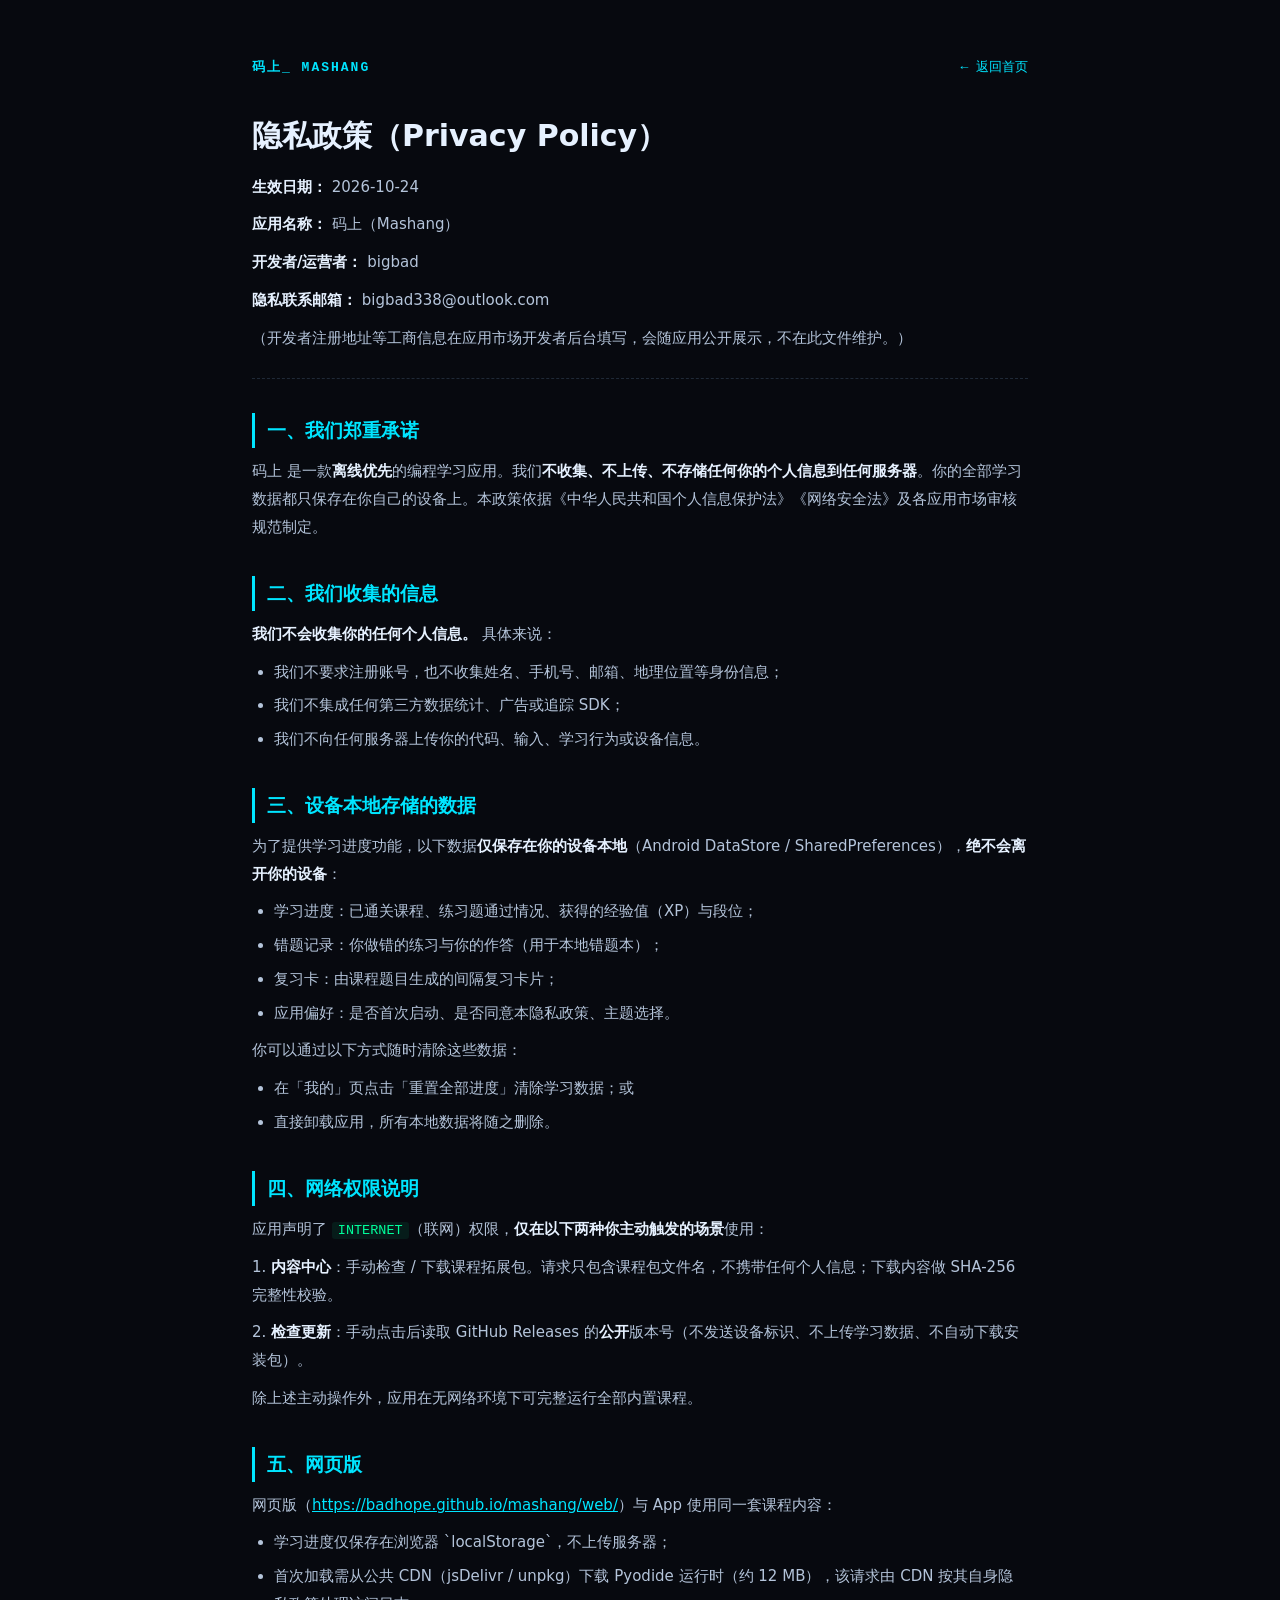
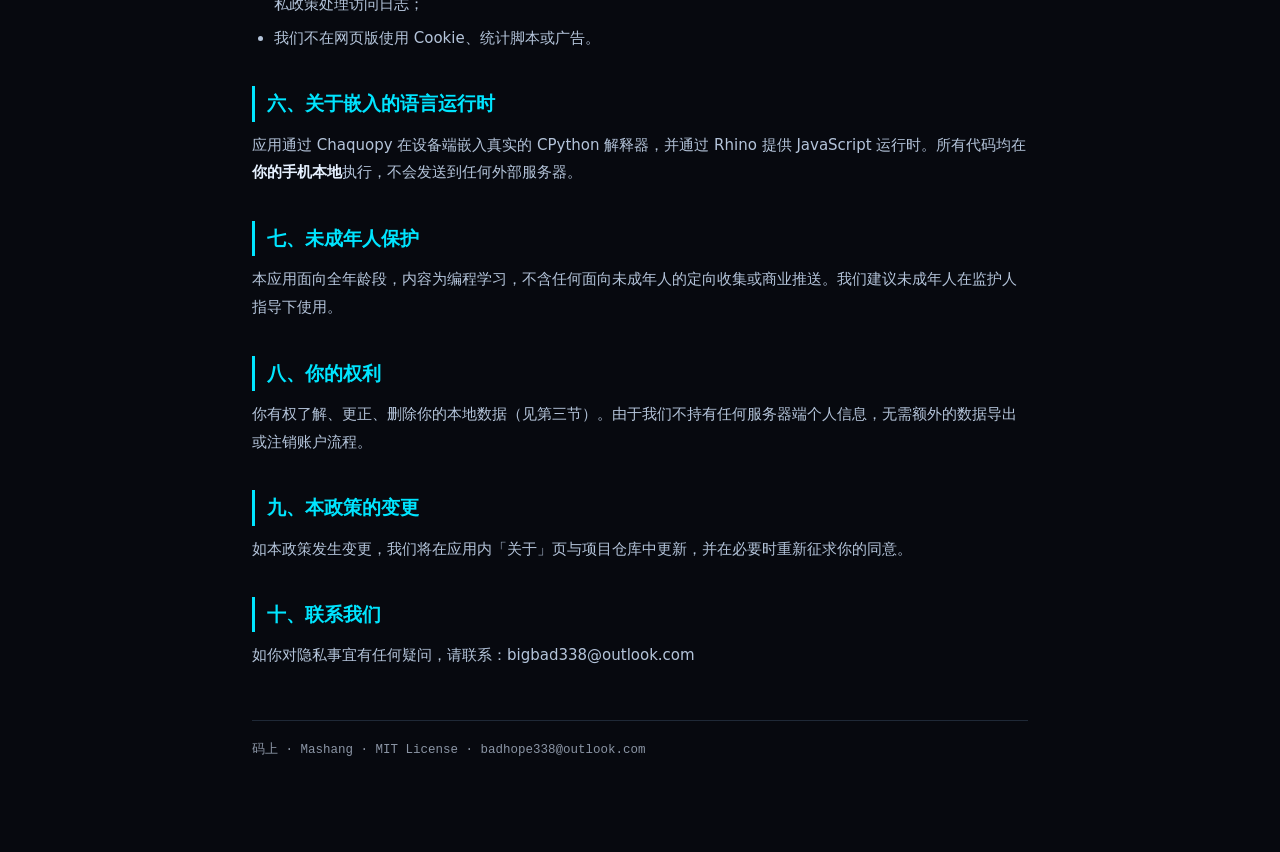
<file: docs/privacy/index.html>
<!DOCTYPE html>
<html lang="zh-CN">
<head>
<meta charset="UTF-8">
<meta name="viewport" content="width=device-width, initial-scale=1.0">
<title>隐私政策 · 码上 Mashang</title>
<meta name="description" content="码上 Mashang 隐私政策：不收集、不上传任何个人信息，学习数据只存本机。">
<meta name="theme-color" content="#07090F">
<link rel="canonical" href="https://badhope.github.io/mashang/privacy/">
<style>
:root{--bg:#07090F;--cyan:#00E5FF;--green:#00FF9C;--mag:#FF2D78;--hi:#E6F1FF;--mid:#B4C4DA;--dim:#8B95A5;--line:#1F2937}
*{box-sizing:border-box}
body{margin:0;background:var(--bg);color:var(--mid);font-family:"PingFang SC","HarmonyOS Sans SC","Microsoft YaHei",system-ui,sans-serif;line-height:1.85}
main{max-width:820px;margin:0 auto;padding:56px 22px 90px}
h1{font-size:30px;color:var(--hi);margin:0 0 6px}
h2{font-size:19px;color:var(--cyan);margin:34px 0 10px;padding-left:12px;border-left:3px solid var(--cyan)}
p{margin:10px 0;font-size:15px}
ul{padding-left:22px;margin:10px 0}
li{margin:6px 0;font-size:15px}
strong{color:var(--hi)}
code{font-family:Consolas,monospace;color:var(--green);background:rgba(0,255,156,.08);padding:1px 6px;border-radius:3px;font-size:13.5px}
a{color:var(--cyan)}
hr{border:none;border-top:1px dashed var(--line);margin:26px 0}
.top{display:flex;justify-content:space-between;align-items:center;gap:14px;margin-bottom:28px;
font-family:Consolas,monospace;font-size:13px;flex-wrap:wrap}
.top a{text-decoration:none;color:var(--cyan)}
.top .brand{font-weight:700;letter-spacing:2px}
footer{margin-top:50px;padding-top:18px;border-top:1px solid var(--line);font-size:12.5px;color:var(--dim);
font-family:Consolas,monospace}
</style>
</head>
<body>
<main>
<div class="top"><a class="brand" href="../">码上_ MASHANG</a><a href="../">← 返回首页</a></div>
<h1>隐私政策（Privacy Policy）</h1>
<p><strong>生效日期：</strong> 2026-10-24</p>
<p><strong>应用名称：</strong> 码上（Mashang）</p>
<p><strong>开发者/运营者：</strong> bigbad</p>
<p><strong>隐私联系邮箱：</strong> bigbad338@outlook.com</p>
<p>（开发者注册地址等工商信息在应用市场开发者后台填写，会随应用公开展示，不在此文件维护。）</p>
<hr>
<h2>一、我们郑重承诺</h2>
<p>码上 是一款<strong>离线优先</strong>的编程学习应用。我们<strong>不收集、不上传、不存储任何你的个人信息到任何服务器</strong>。你的全部学习数据都只保存在你自己的设备上。本政策依据《中华人民共和国个人信息保护法》《网络安全法》及各应用市场审核规范制定。</p>
<h2>二、我们收集的信息</h2>
<p><strong>我们不会收集你的任何个人信息。</strong> 具体来说：</p>
<ul>
<li>我们不要求注册账号，也不收集姓名、手机号、邮箱、地理位置等身份信息；</li>
<li>我们不集成任何第三方数据统计、广告或追踪 SDK；</li>
<li>我们不向任何服务器上传你的代码、输入、学习行为或设备信息。</li>
</ul>
<h2>三、设备本地存储的数据</h2>
<p>为了提供学习进度功能，以下数据<strong>仅保存在你的设备本地</strong>（Android DataStore / SharedPreferences），<strong>绝不会离开你的设备</strong>：</p>
<ul>
<li>学习进度：已通关课程、练习题通过情况、获得的经验值（XP）与段位；</li>
<li>错题记录：你做错的练习与你的作答（用于本地错题本）；</li>
<li>复习卡：由课程题目生成的间隔复习卡片；</li>
<li>应用偏好：是否首次启动、是否同意本隐私政策、主题选择。</li>
</ul>
<p>你可以通过以下方式随时清除这些数据：</p>
<ul>
<li>在「我的」页点击「重置全部进度」清除学习数据；或</li>
<li>直接卸载应用，所有本地数据将随之删除。</li>
</ul>
<h2>四、网络权限说明</h2>
<p>应用声明了 <code>INTERNET</code>（联网）权限，<strong>仅在以下两种你主动触发的场景</strong>使用：</p>
<p>1. <strong>内容中心</strong>：手动检查 / 下载课程拓展包。请求只包含课程包文件名，不携带任何个人信息；下载内容做 SHA-256 完整性校验。</p>
<p>2. <strong>检查更新</strong>：手动点击后读取 GitHub Releases 的<strong>公开</strong>版本号（不发送设备标识、不上传学习数据、不自动下载安装包）。</p>
<p>除上述主动操作外，应用在无网络环境下可完整运行全部内置课程。</p>
<h2>五、网页版</h2>
<p>网页版（<a href="https://badhope.github.io/mashang/web/">https://badhope.github.io/mashang/web/</a>）与 App 使用同一套课程内容：</p>
<ul>
<li>学习进度仅保存在浏览器 `localStorage`，不上传服务器；</li>
<li>首次加载需从公共 CDN（jsDelivr / unpkg）下载 Pyodide 运行时（约 12 MB），该请求由 CDN 按其自身隐私政策处理访问日志；</li>
<li>我们不在网页版使用 Cookie、统计脚本或广告。</li>
</ul>
<h2>六、关于嵌入的语言运行时</h2>
<p>应用通过 Chaquopy 在设备端嵌入真实的 CPython 解释器，并通过 Rhino 提供 JavaScript 运行时。所有代码均在<strong>你的手机本地</strong>执行，不会发送到任何外部服务器。</p>
<h2>七、未成年人保护</h2>
<p>本应用面向全年龄段，内容为编程学习，不含任何面向未成年人的定向收集或商业推送。我们建议未成年人在监护人指导下使用。</p>
<h2>八、你的权利</h2>
<p>你有权了解、更正、删除你的本地数据（见第三节）。由于我们不持有任何服务器端个人信息，无需额外的数据导出或注销账户流程。</p>
<h2>九、本政策的变更</h2>
<p>如本政策发生变更，我们将在应用内「关于」页与项目仓库中更新，并在必要时重新征求你的同意。</p>
<h2>十、联系我们</h2>
<p>如你对隐私事宜有任何疑问，请联系：bigbad338@outlook.com</p>
<footer>码上 · Mashang · MIT License · badhope338@outlook.com</footer>
</main>
</body>
</html>
</file>
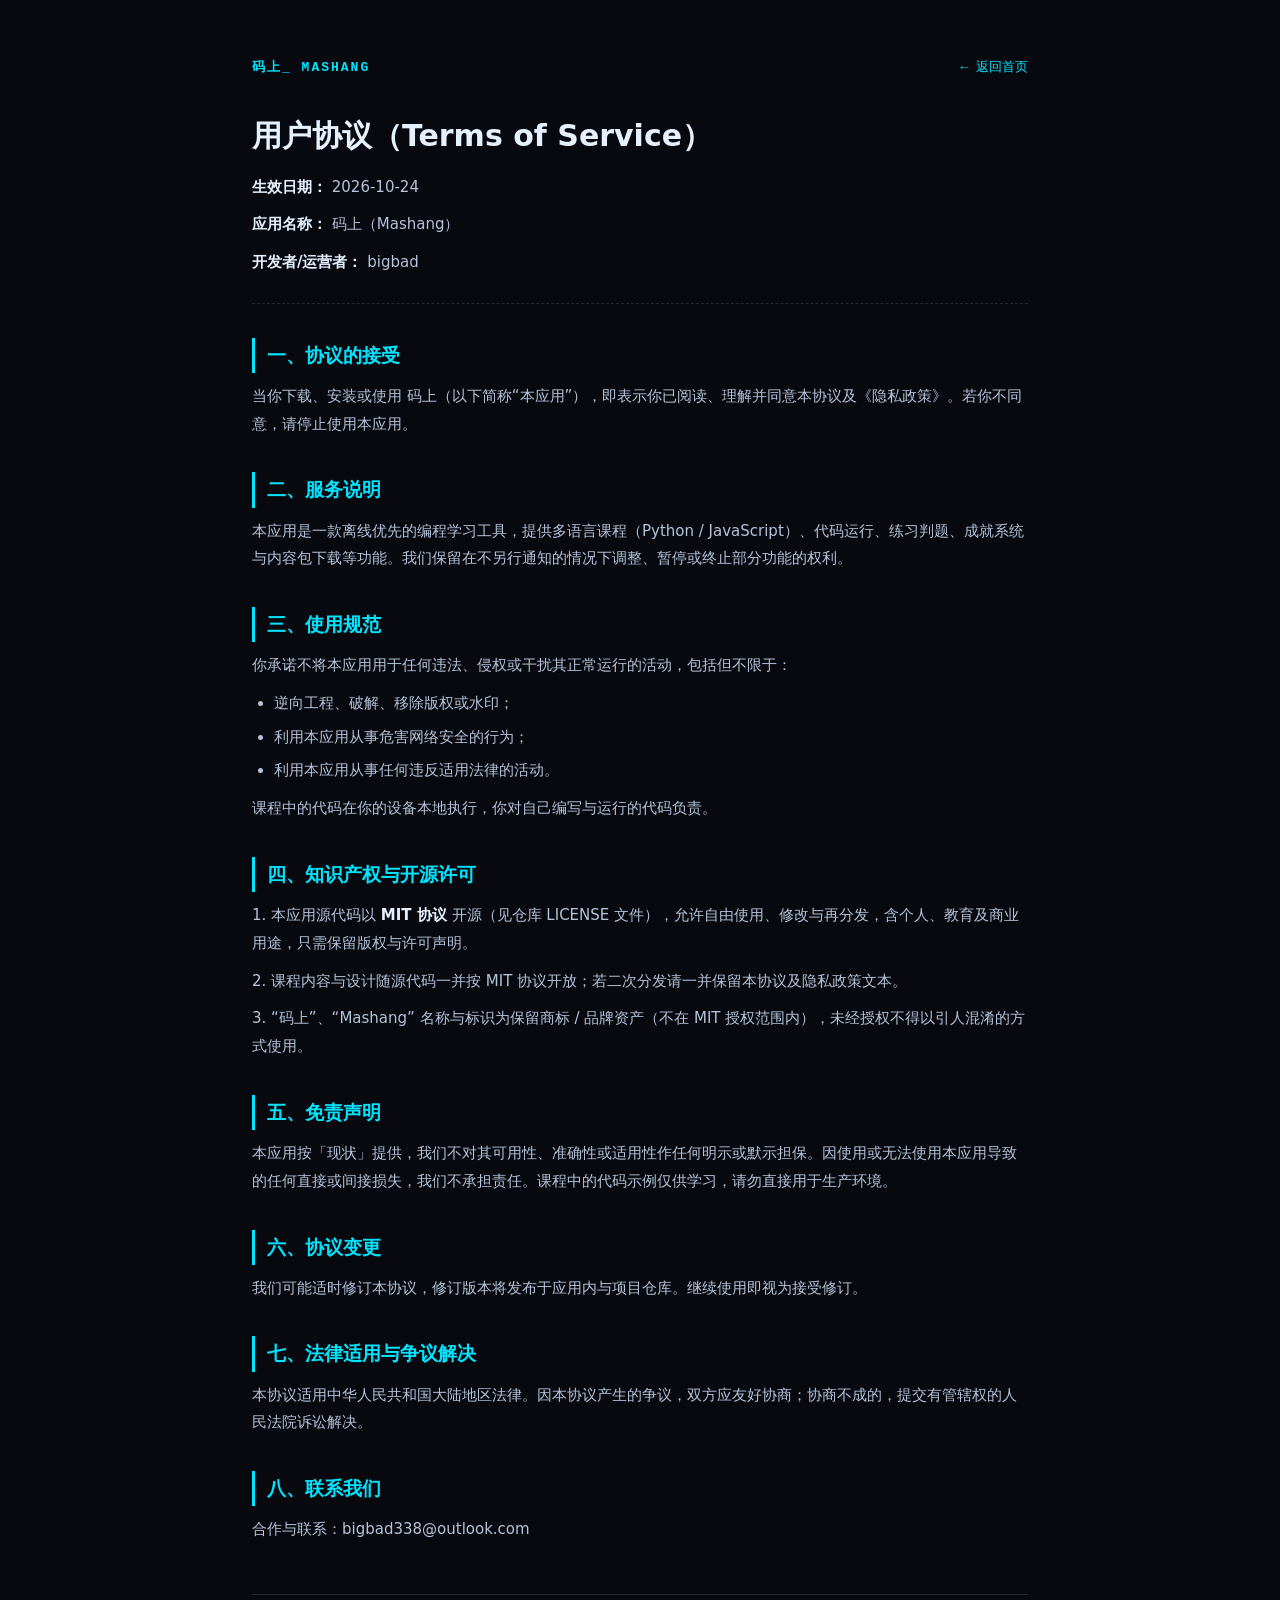
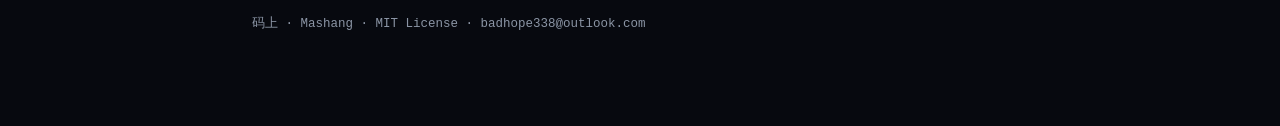
<file: docs/terms/index.html>
<!DOCTYPE html>
<html lang="zh-CN">
<head>
<meta charset="UTF-8">
<meta name="viewport" content="width=device-width, initial-scale=1.0">
<title>用户协议 · 码上 Mashang</title>
<meta name="description" content="码上 Mashang 用户协议：MIT 开源许可、使用规范与免责声明。">
<meta name="theme-color" content="#07090F">
<link rel="canonical" href="https://badhope.github.io/mashang/terms/">
<style>
:root{--bg:#07090F;--cyan:#00E5FF;--green:#00FF9C;--mag:#FF2D78;--hi:#E6F1FF;--mid:#B4C4DA;--dim:#8B95A5;--line:#1F2937}
*{box-sizing:border-box}
body{margin:0;background:var(--bg);color:var(--mid);font-family:"PingFang SC","HarmonyOS Sans SC","Microsoft YaHei",system-ui,sans-serif;line-height:1.85}
main{max-width:820px;margin:0 auto;padding:56px 22px 90px}
h1{font-size:30px;color:var(--hi);margin:0 0 6px}
h2{font-size:19px;color:var(--cyan);margin:34px 0 10px;padding-left:12px;border-left:3px solid var(--cyan)}
p{margin:10px 0;font-size:15px}
ul{padding-left:22px;margin:10px 0}
li{margin:6px 0;font-size:15px}
strong{color:var(--hi)}
code{font-family:Consolas,monospace;color:var(--green);background:rgba(0,255,156,.08);padding:1px 6px;border-radius:3px;font-size:13.5px}
a{color:var(--cyan)}
hr{border:none;border-top:1px dashed var(--line);margin:26px 0}
.top{display:flex;justify-content:space-between;align-items:center;gap:14px;margin-bottom:28px;
font-family:Consolas,monospace;font-size:13px;flex-wrap:wrap}
.top a{text-decoration:none;color:var(--cyan)}
.top .brand{font-weight:700;letter-spacing:2px}
footer{margin-top:50px;padding-top:18px;border-top:1px solid var(--line);font-size:12.5px;color:var(--dim);
font-family:Consolas,monospace}
</style>
</head>
<body>
<main>
<div class="top"><a class="brand" href="../">码上_ MASHANG</a><a href="../">← 返回首页</a></div>
<h1>用户协议（Terms of Service）</h1>
<p><strong>生效日期：</strong> 2026-10-24</p>
<p><strong>应用名称：</strong> 码上（Mashang）</p>
<p><strong>开发者/运营者：</strong> bigbad</p>
<hr>
<h2>一、协议的接受</h2>
<p>当你下载、安装或使用 码上（以下简称“本应用”），即表示你已阅读、理解并同意本协议及《隐私政策》。若你不同意，请停止使用本应用。</p>
<h2>二、服务说明</h2>
<p>本应用是一款离线优先的编程学习工具，提供多语言课程（Python / JavaScript）、代码运行、练习判题、成就系统与内容包下载等功能。我们保留在不另行通知的情况下调整、暂停或终止部分功能的权利。</p>
<h2>三、使用规范</h2>
<p>你承诺不将本应用用于任何违法、侵权或干扰其正常运行的活动，包括但不限于：</p>
<ul>
<li>逆向工程、破解、移除版权或水印；</li>
<li>利用本应用从事危害网络安全的行为；</li>
<li>利用本应用从事任何违反适用法律的活动。</li>
</ul>
<p>课程中的代码在你的设备本地执行，你对自己编写与运行的代码负责。</p>
<h2>四、知识产权与开源许可</h2>
<p>1. 本应用源代码以 <strong>MIT 协议</strong> 开源（见仓库 LICENSE 文件），允许自由使用、修改与再分发，含个人、教育及商业用途，只需保留版权与许可声明。</p>
<p>2. 课程内容与设计随源代码一并按 MIT 协议开放；若二次分发请一并保留本协议及隐私政策文本。</p>
<p>3. “码上”、“Mashang” 名称与标识为保留商标 / 品牌资产（不在 MIT 授权范围内），未经授权不得以引人混淆的方式使用。</p>
<h2>五、免责声明</h2>
<p>本应用按「现状」提供，我们不对其可用性、准确性或适用性作任何明示或默示担保。因使用或无法使用本应用导致的任何直接或间接损失，我们不承担责任。课程中的代码示例仅供学习，请勿直接用于生产环境。</p>
<h2>六、协议变更</h2>
<p>我们可能适时修订本协议，修订版本将发布于应用内与项目仓库。继续使用即视为接受修订。</p>
<h2>七、法律适用与争议解决</h2>
<p>本协议适用中华人民共和国大陆地区法律。因本协议产生的争议，双方应友好协商；协商不成的，提交有管辖权的人民法院诉讼解决。</p>
<h2>八、联系我们</h2>
<p>合作与联系：bigbad338@outlook.com</p>
<footer>码上 · Mashang · MIT License · badhope338@outlook.com</footer>
</main>
</body>
</html>
</file>
